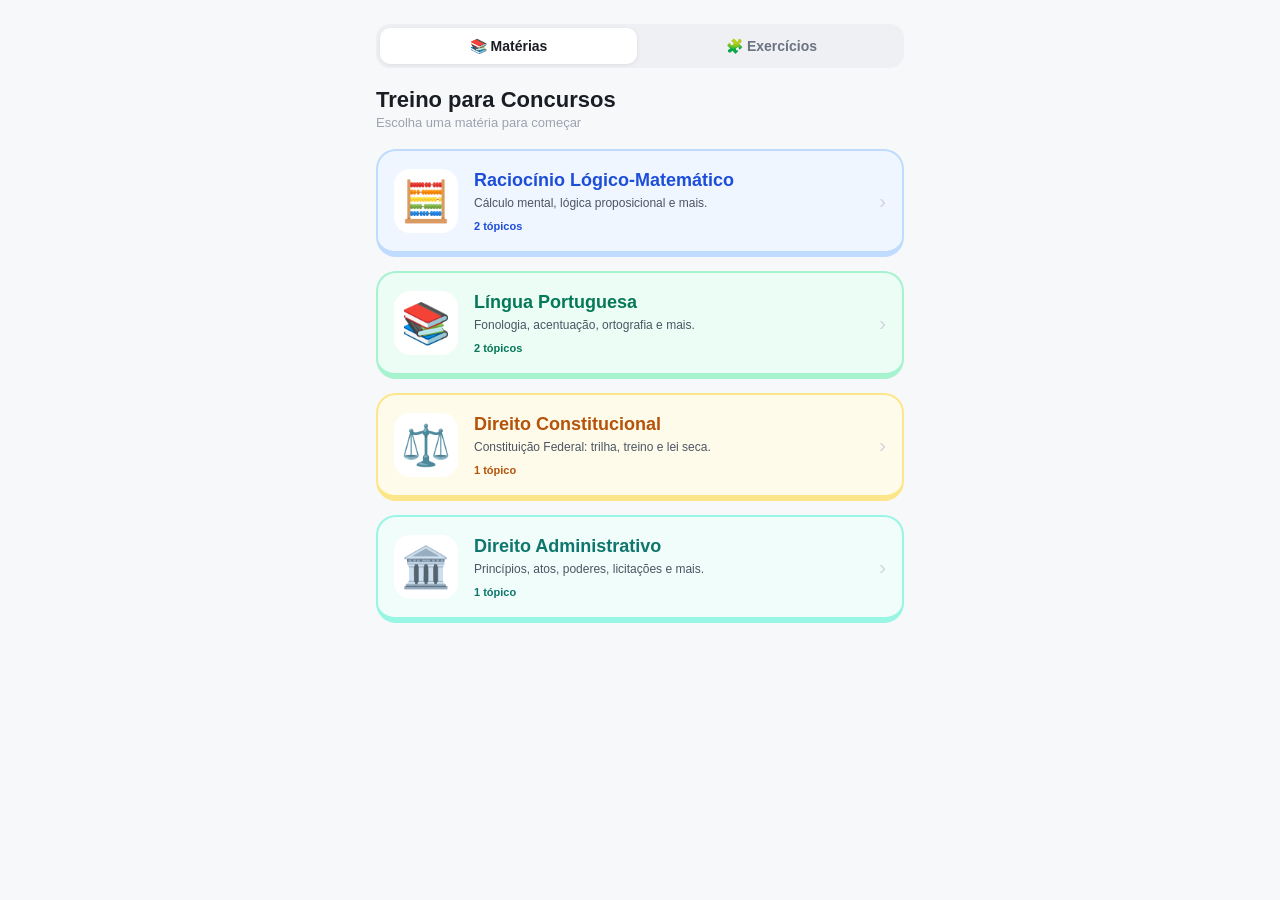
<file: index.html>
<!DOCTYPE html>
<html lang="pt-BR">
<head>
  <meta charset="UTF-8" />
  <meta name="viewport" content="width=device-width, initial-scale=1.0, maximum-scale=1.0, user-scalable=no" />
  <meta name="theme-color" content="#3B82F6" />
  <title>Treino para Concursos</title>

  <!-- PWA -->
  <link rel="manifest" href="manifest.json" />
  <link rel="apple-touch-icon" href="icons/icon-192.png" />
  <meta name="apple-mobile-web-app-capable" content="yes" />
  <meta name="apple-mobile-web-app-status-bar-style" content="default" />
  <meta name="apple-mobile-web-app-title" content="Treino" />

  <style>
    *, *::before, *::after { box-sizing: border-box; margin: 0; padding: 0; }
    html, body {
      font-family: -apple-system, BlinkMacSystemFont, "Segoe UI", Roboto, sans-serif;
      background: #F7F8FA; color: #1A1D23; min-height: 100vh;
      -webkit-tap-highlight-color: transparent; -webkit-font-smoothing: antialiased;
    }
    .container { max-width: 560px; margin: 0 auto; padding: 1.5rem 1rem 3rem; }
    .app-header { margin-bottom: 1.2rem; }
    .app-title  { font-size: 22px; font-weight: 700; }
    .app-sub    { font-size: 13px; color: #9CA3AF; margin-top: 2px; }

    .subjects { display: flex; flex-direction: column; gap: 14px; }
    .subject-card {
      display: flex; align-items: center; gap: 16px; padding: 18px 16px; width: 100%; text-align: left;
      border: 2px solid; border-bottom-width: 6px; border-radius: 20px; cursor: pointer;
      font-family: inherit; color: inherit; transition: transform .08s;
    }
    .subject-card:active { transform: translateY(3px); border-bottom-width: 3px; }
    .subject-card .big-icon { font-size: 40px; width: 64px; height: 64px; border-radius: 16px; background: #fff;
      display: flex; align-items: center; justify-content: center; flex: none; }
    .subject-card .s-body { flex: 1; }
    .subject-card .s-title { font-size: 18px; font-weight: 800; }
    .subject-card .s-desc { font-size: 12px; color: #4B5563; margin-top: 4px; line-height: 1.4; }
    .subject-card .s-meta { font-size: 11px; font-weight: 700; margin-top: 8px; }
    .back { font-size: 13px; color: #6B7280; background: none; border: none; padding: 0; margin-bottom: 10px;
      cursor: pointer; font-family: inherit; }
    .app-tabs { display: flex; gap: 6px; background: #EEF0F4; padding: 4px; border-radius: 14px; margin-bottom: 1.2rem; }
    .app-tab { flex: 1; padding: 10px 8px; border-radius: 10px; font-size: 14px; font-weight: 700; color: #6B7280;
      text-align: center; text-decoration: none; }
    .app-tab.active { background: #fff; color: #1A1D23; box-shadow: 0 1px 4px rgba(0,0,0,.08); }
    .view { display: none; }
    .view.active { display: block; }

    .games { display: flex; flex-direction: column; gap: 10px; }
    .game {
      display: flex; align-items: center; gap: 14px; padding: 14px;
      background: #fff; border: 2px solid #E8EAF0; border-bottom-width: 5px; border-radius: 16px;
      text-decoration: none; color: inherit; transition: transform .08s;
    }
    .game:active { transform: translateY(2px); }
    .game-icon {
      width: 52px; height: 52px; border-radius: 14px; flex: none;
      display: flex; align-items: center; justify-content: center; font-size: 26px;
    }
    .game-body { flex: 1; }
    .game-title { font-size: 16px; font-weight: 700; }
    .game-desc  { font-size: 12px; color: #6B7280; margin-top: 3px; line-height: 1.4; }
    .game-meta  { font-size: 11px; color: #9CA3AF; margin-top: 5px; }
    .game-meta:empty { display: none; }
    .tag {
      font-size: 10px; font-weight: 800; letter-spacing: .5px; padding: 2px 6px; border-radius: 5px;
      background: #DCFCE7; color: #15803D; vertical-align: middle; margin-left: 4px;
    }
    .game.soon { opacity: .55; pointer-events: none; border-bottom-width: 2px; padding: 10px 14px; }
    .game.soon .game-icon { width: 40px; height: 40px; font-size: 20px; }
    .game.soon .tag { background: #F3F4F6; color: #6B7280; }
    .arrow { font-size: 20px; color: #D1D5DB; }
  </style>
</head>
<body>
  <div class="container">
    <div class="app-tabs"><a class="app-tab active" href="./">📚 Matérias</a><a class="app-tab" href="exercicios.html">🧩 Exercícios</a></div>

    <div class="view" id="view-home">
      <div class="app-header">
        <div class="app-title">Treino para Concursos</div>
        <div class="app-sub">Escolha uma matéria para começar</div>
      </div>
      <div class="subjects" id="subjects"></div>
    </div>

    <div class="view" id="view-subject">
      <button class="back" onclick="location.hash = ''">← Matérias</button>
      <div class="app-header">
        <div class="app-title" id="subject-title"></div>
        <div class="app-sub" id="subject-sub"></div>
      </div>
      <div class="games" id="subject-games"></div>
    </div>
  </div>

  <script>
    /* ════════════════════════════════════════════
       MATÉRIAS E JOGOS
       Para adicionar um jogo, inclua-o na matéria certa.
       store = chave do localStorage com o progresso (jogos estilo trilha)
    ════════════════════════════════════════════ */
    const SUBJECTS = [
      {
        id: "rlm", name: "Raciocínio Lógico-Matemático", short: "RLM", icon: "🧮",
        bg: "#EFF6FF", border: "#BFDBFE", color: "#1D4ED8",
        desc: "Cálculo mental, lógica proposicional e mais.",
        games: [
          { title: "Matemática Mental", icon: "⚡", bg: "#EFF6FF", href: "matematica.html", store: "matematica-v1",
            desc: "Trilha de técnicas para calcular de cabeça (somar, subtrair, multiplicar, dividir, %, potências) e treino cronometrado." },
          { title: "Lógica Proposicional", icon: "🧠", bg: "#F5F3FF", href: "logica.html", store: "logica-v1",
            desc: "Proposições, conectivos, negações, equivalências, tabela-verdade e deduções." },
          { title: "Lógica de Argumentação", icon: "🗂️", bg: "#FDF2F8", soon: true },
          { title: "Matemática Financeira", icon: "💰", bg: "#ECFDF5", soon: true },
        ],
      },
      {
        id: "portugues", name: "Língua Portuguesa", short: "Português", icon: "📚",
        bg: "#ECFDF5", border: "#A7F3D0", color: "#047857",
        desc: "Fonologia, acentuação, ortografia e mais.",
        games: [
          { title: "Fonologia e Acentuação", icon: "✍️", bg: "#ECFDF5", href: "portugues.html", store: "portugues-fonologia-v1",
            desc: "Fonemas, encontros vocálicos, divisão silábica, sílaba tônica, oxítonas/paroxítonas/proparoxítonas e acentuação." },
          { title: "Ortografia e Emprego das Palavras", icon: "📝", bg: "#EFF6FF", href: "ortografia.html", store: "portugues-ortografia-v1", isNew: true,
            desc: "Porquês, há × a, onde × aonde, mal × mau, senão × se não, parônimos, grafia (S/SS/Ç, X/CH, S/Z, G/J) e hífen." },
          { title: "Crase", icon: "🔀", bg: "#FFFBEB", soon: true },
          { title: "Classes de palavras", icon: "🏷️", bg: "#FEF2F2", soon: true },
        ],
      },
      {
        id: "constitucional", name: "Direito Constitucional", short: "Constitucional", icon: "⚖️",
        bg: "#FFFBEB", border: "#FDE68A", color: "#B45309",
        desc: "Constituição Federal: trilha, treino e lei seca.",
        games: [
          { title: "Constituição Federal", icon: "📜", bg: "#FFFBEB", href: "constitucional.html", store: "constitucional-v1",
            desc: "Teoria, princípios fundamentais, direitos e garantias, nacionalidade, direitos políticos, organização do Estado e Administração Pública — com lei seca em flashcards e exercícios." },
          { title: "Organização dos Poderes", icon: "🏛️", bg: "#EEF2FF", soon: true },
          { title: "Controle de constitucionalidade", icon: "⚖️", bg: "#FEF2F2", soon: true },
        ],
      },
      {
        id: "administrativo", name: "Direito Administrativo", short: "Administrativo", icon: "🏛️",
        bg: "#F0FDFA", border: "#99F6E4", color: "#0F766E",
        desc: "Princípios, atos, poderes, licitações e mais.",
        games: [
          { title: "Administração Pública", icon: "📑", bg: "#F0FDFA", href: "administrativo.html", store: "administrativo-v1",
            desc: "Princípios, organização, poderes, atos, agentes públicos, licitações, responsabilidade do Estado, improbidade e processo administrativo — com lei seca em flashcards e exercícios." },
          { title: "Serviços públicos e concessões", icon: "🚌", bg: "#EEF2FF", soon: true },
          { title: "Controle da Administração", icon: "🔎", bg: "#FEF2F2", soon: true },
        ],
      },
    ];

    function loadStore(key) {
      try { return JSON.parse(localStorage.getItem(key)) || null; } catch (e) { return null; }
    }
    function progressText(key) {
      const p = loadStore(key);
      return p && p.xp ? `⚡ ${p.xp} XP · 🔥 ${p.streak.count} dia(s)` : "";
    }
    const plural = (n, s, p) => `${n} ${n === 1 ? s : p}`;

    function gameCard(g) {
      return g.soon ? `
        <div class="game soon">
          <div class="game-icon" style="background:${g.bg}">${g.icon}</div>
          <div class="game-body"><div class="game-title">${g.title} <span class="tag">EM BREVE</span></div></div>
        </div>` : `
        <a class="game" href="${g.href}">
          <div class="game-icon" style="background:${g.bg}">${g.icon}</div>
          <div class="game-body">
            <div class="game-title">${g.title}${g.isNew ? ' <span class="tag">NOVO</span>' : ""}</div>
            <div class="game-desc">${g.desc}</div>
            <div class="game-meta">${g.store ? progressText(g.store) : ""}</div>
          </div>
          <div class="arrow">›</div>
        </a>`;
    }

    function renderHome() {
      document.getElementById("subjects").innerHTML = SUBJECTS.map(s => {
        const live = s.games.filter(g => !g.soon);
        const xp = live.reduce((t, g) => t + ((g.store && loadStore(g.store)) || { xp: 0 }).xp, 0);
        return `
          <button class="subject-card" style="background:${s.bg};border-color:${s.border}" onclick="location.hash='${s.id}'">
            <span class="big-icon">${s.icon}</span>
            <span class="s-body">
              <span class="s-title" style="color:${s.color};display:block">${s.name}</span>
              <span class="s-desc" style="display:block">${s.desc}</span>
              <span class="s-meta" style="color:${s.color};display:block">${plural(live.length, "tópico", "tópicos")}${xp ? ` · ⚡ ${xp} XP` : ""}</span>
            </span>
            <span class="arrow">›</span>
          </button>`;
      }).join("");
    }

    function renderSubject(s) {
      const live = s.games.filter(g => !g.soon).length;
      document.getElementById("subject-title").textContent = `${s.icon} ${s.name}`;
      document.getElementById("subject-sub").textContent = plural(live, "tópico disponível", "tópicos disponíveis");
      document.getElementById("subject-games").innerHTML = s.games.map(gameCard).join("");
    }

    // navegação por #hash: o botão "voltar" do celular funciona
    function route() {
      const s = SUBJECTS.find(x => x.id === location.hash.slice(1));
      document.getElementById("view-home").classList.toggle("active", !s);
      document.getElementById("view-subject").classList.toggle("active", !!s);
      if (s) renderSubject(s); else renderHome();
      window.scrollTo(0, 0);
    }
    window.addEventListener("hashchange", route);
    route();

    if ("serviceWorker" in navigator) {
      window.addEventListener("load", () => {
        navigator.serviceWorker.register("sw.js").catch(() => {});
      });
    }
  </script>
</body>
</html>
</file>
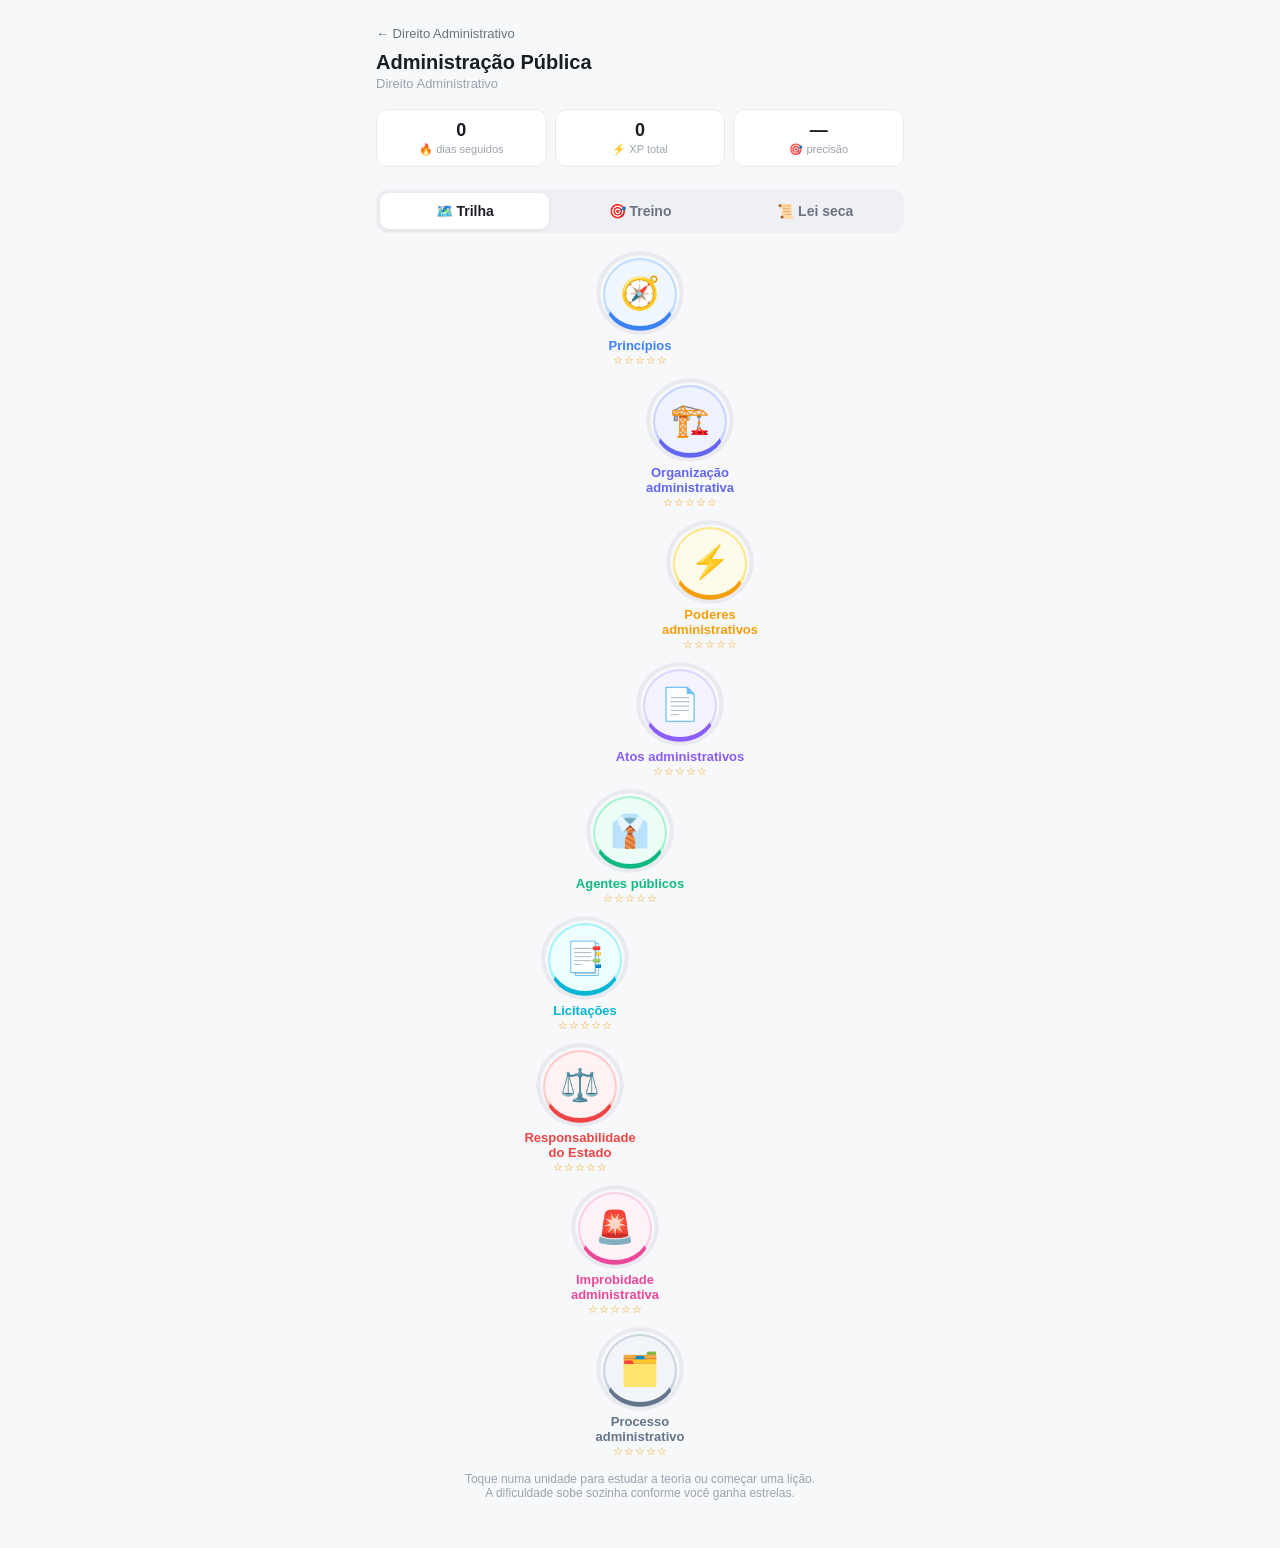
<file: administrativo.html>
<!DOCTYPE html>
<html lang="pt-BR">
<head>
  <meta charset="UTF-8" />
  <meta name="viewport" content="width=device-width, initial-scale=1.0, maximum-scale=1.0, user-scalable=no" />
  <meta name="theme-color" content="#0F766E" />
  <title>Administração Pública — Direito Administrativo</title>

  <!-- PWA -->
  <link rel="manifest" href="manifest.json" />
  <link rel="apple-touch-icon" href="icons/icon-192.png" />
  <meta name="apple-mobile-web-app-capable" content="yes" />
  <meta name="apple-mobile-web-app-status-bar-style" content="default" />
  <meta name="apple-mobile-web-app-title" content="Administrativo" />

  <link rel="stylesheet" href="duo.css" />
</head>
<body>
  <div id="app"></div>

  <script src="juridico-core.js"></script>
  <script src="administrativo-engine.js"></script>
  <script src="duo.js"></script>
  <script>
    DuoGame({
      storeKey: "administrativo-v1",
      title: "Administração Pública",
      subtitle: "Direito Administrativo",
      backHref: "./#administrativo", backLabel: "← Direito Administrativo",
      engine: AdministrativoEngine,
      diffDesc: { easy: "O essencial", medium: "Mais detalhes", hard: "Pegadinhas" },
    });
  </script>
</body>
</html>
</file>
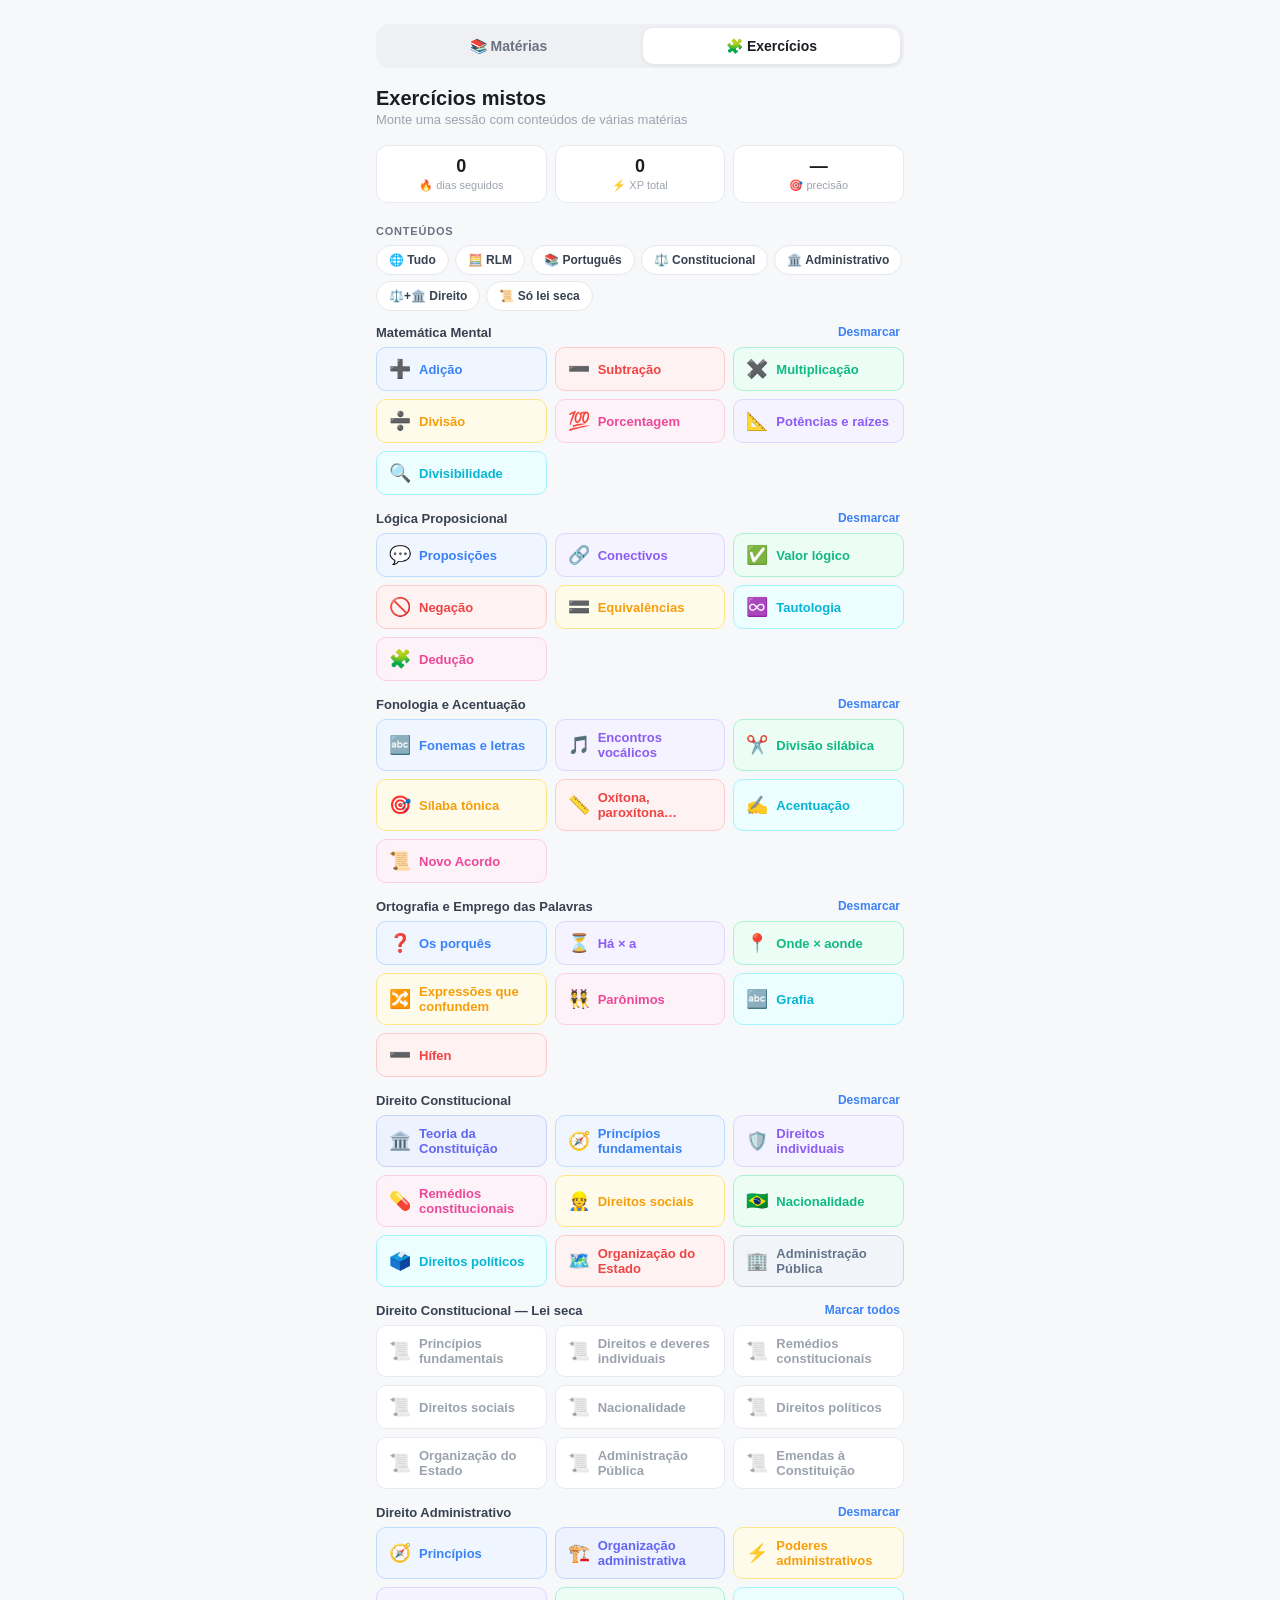
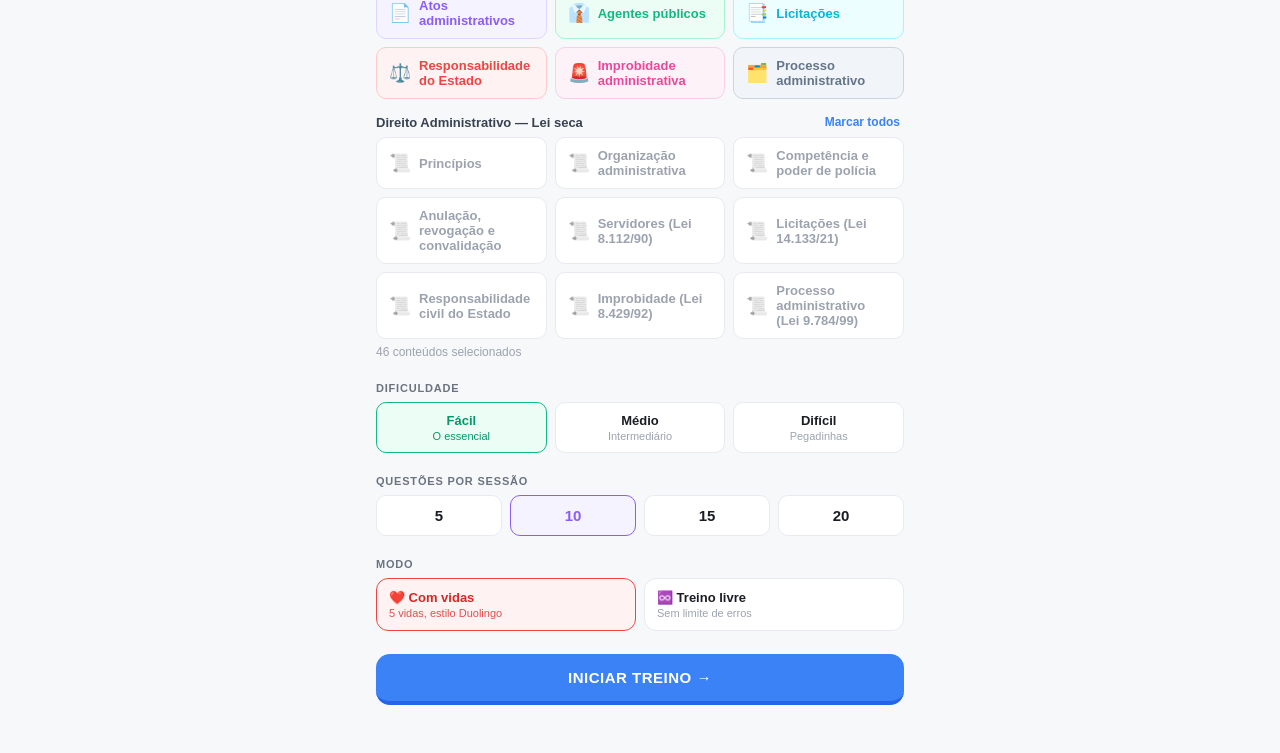
<file: exercicios.html>
<!DOCTYPE html>
<html lang="pt-BR">
<head>
  <meta charset="UTF-8" />
  <meta name="viewport" content="width=device-width, initial-scale=1.0, maximum-scale=1.0, user-scalable=no" />
  <meta name="theme-color" content="#3B82F6" />
  <title>Exercícios — Treino para Concursos</title>

  <!-- PWA -->
  <link rel="manifest" href="manifest.json" />
  <link rel="apple-touch-icon" href="icons/icon-192.png" />
  <meta name="apple-mobile-web-app-capable" content="yes" />
  <meta name="apple-mobile-web-app-status-bar-style" content="default" />
  <meta name="apple-mobile-web-app-title" content="Treino" />

  <link rel="stylesheet" href="duo.css" />
</head>
<body>
  <div id="app"></div>

  <!-- motores de todas as matérias -->
  <script src="matematica-engine.js"></script>
  <script src="logica-engine.js"></script>
  <script src="portugues-engine.js"></script>
  <script src="ortografia-engine.js"></script>
  <script src="juridico-core.js"></script>
  <script src="constitucional-engine.js"></script>
  <script src="administrativo-engine.js"></script>
  <script src="exercicios-engine.js"></script>
  <script src="duo.js"></script>
  <script>
    const bySubject = s => t => t.subject === s && !t.law;
    DuoGame({
      storeKey: "exercicios-v1",
      title: "Exercícios mistos",
      subtitle: "Monte uma sessão com conteúdos de várias matérias",
      topNav: `<div class="app-tabs"><a class="app-tab" href="./">📚 Matérias</a><a class="app-tab active" href="exercicios.html">🧩 Exercícios</a></div>`,
      trainOnly: true,
      engine: ExerciciosEngine,
      diffDesc: { easy: "O essencial", medium: "Intermediário", hard: "Pegadinhas" },
      defaultMix: t => !t.law,
      presets: [
        { label: "🌐 Tudo", test: t => !t.law },
        { label: "🧮 RLM", test: bySubject("rlm") },
        { label: "📚 Português", test: bySubject("pt") },
        { label: "⚖️ Constitucional", test: bySubject("con") },
        { label: "🏛️ Administrativo", test: bySubject("adm") },
        { label: "⚖️+🏛️ Direito", test: t => (t.subject === "con" || t.subject === "adm") && !t.law },
        { label: "📜 Só lei seca", test: t => !!t.law },
      ],
    });
  </script>
</body>
</html>
</file>
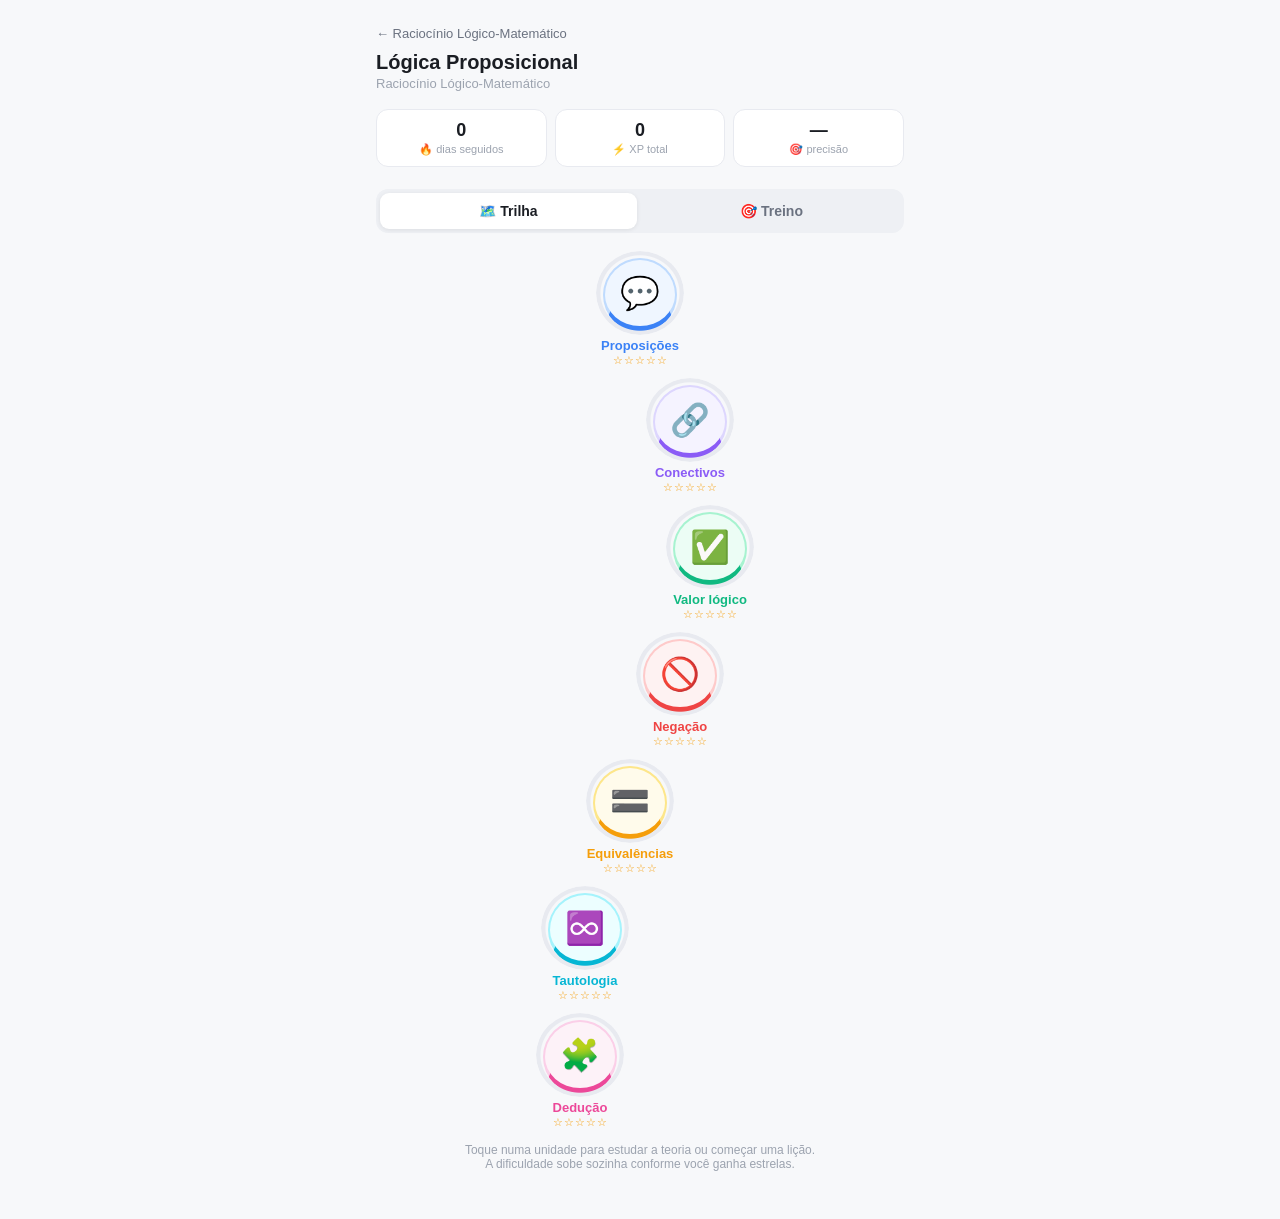
<file: logica.html>
<!DOCTYPE html>
<html lang="pt-BR">
<head>
  <meta charset="UTF-8" />
  <meta name="viewport" content="width=device-width, initial-scale=1.0, maximum-scale=1.0, user-scalable=no" />
  <meta name="theme-color" content="#8B5CF6" />
  <title>Lógica Proposicional — Treino para Concursos</title>

  <!-- PWA -->
  <link rel="manifest" href="manifest.json" />
  <link rel="apple-touch-icon" href="icons/icon-192.png" />
  <meta name="apple-mobile-web-app-capable" content="yes" />
  <meta name="apple-mobile-web-app-status-bar-style" content="default" />
  <meta name="apple-mobile-web-app-title" content="Lógica" />

  <link rel="stylesheet" href="duo.css" />
</head>
<body>
  <div id="app"></div>

  <script src="logica-engine.js"></script>
  <script src="duo.js"></script>
  <script>
    DuoGame({
      storeKey: "logica-v1",
      title: "Lógica Proposicional",
      subtitle: "Raciocínio Lógico-Matemático",
      backHref: "./#rlm", backLabel: "← Raciocínio Lógico-Matemático",
      engine: LogicEngine,
      diffDesc: { easy: "Frases diretas", medium: "Com negações", hard: "3 variáveis" },
    });
  </script>
</body>
</html>
</file>
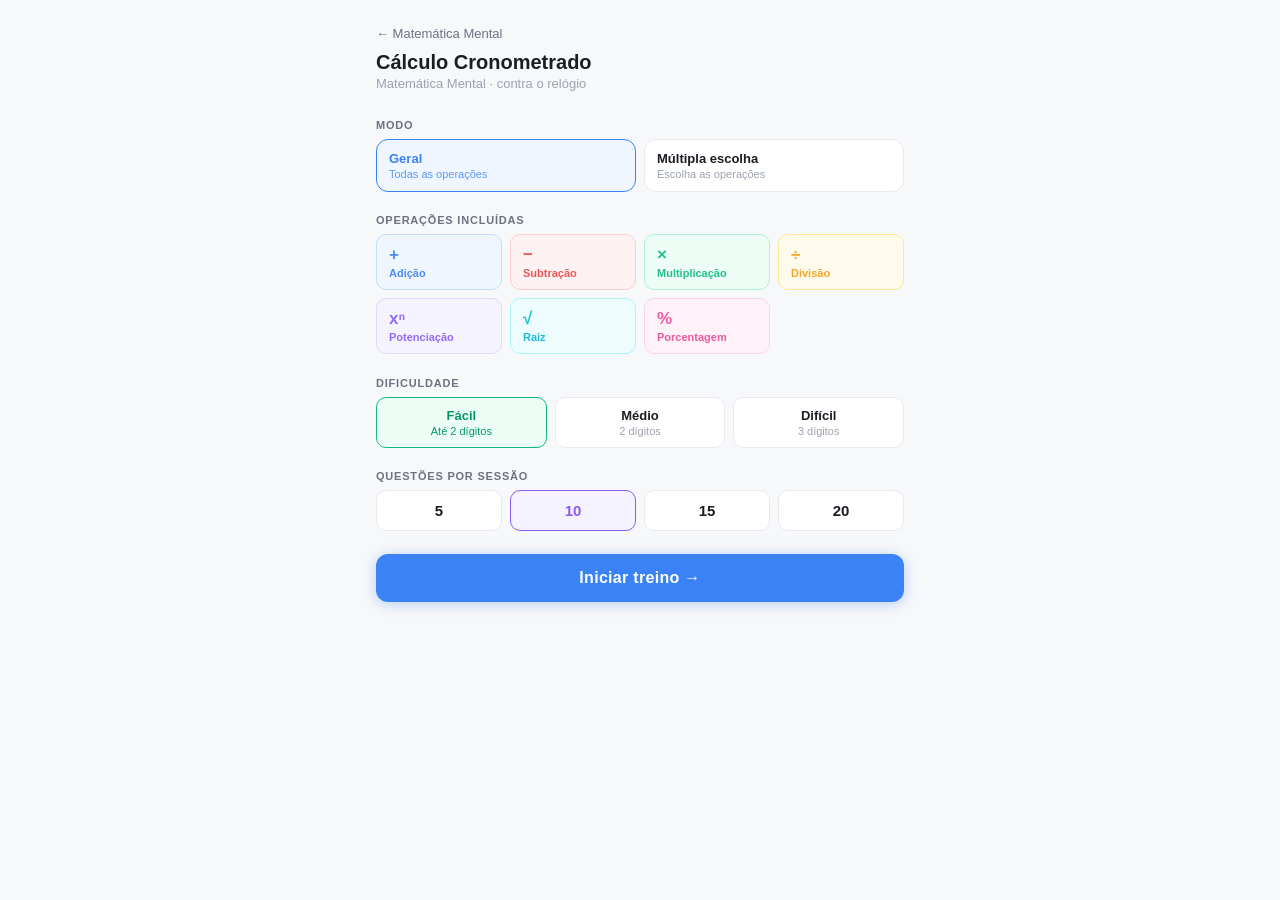
<file: matematica-rapida.html>
<!DOCTYPE html>
<html lang="pt-BR">
<head>
  <meta charset="UTF-8" />
  <meta name="viewport" content="width=device-width, initial-scale=1.0, maximum-scale=1.0, user-scalable=no" />
  <meta name="theme-color" content="#3B82F6" />
  <title>Cálculo Cronometrado — Matemática Mental</title>

  <!-- PWA -->
  <link rel="manifest" href="manifest.json" />
  <link rel="apple-touch-icon" href="icons/icon-192.png" />
  <meta name="apple-mobile-web-app-capable" content="yes" />
  <meta name="apple-mobile-web-app-status-bar-style" content="default" />
  <meta name="apple-mobile-web-app-title" content="Matemática" />

  <style>
    /* ── Reset & Base ─────────────────────────────── */
    *, *::before, *::after { box-sizing: border-box; margin: 0; padding: 0; }

    html, body {
      font-family: -apple-system, BlinkMacSystemFont, "Segoe UI", Roboto, sans-serif;
      background: #F7F8FA;
      color: #1A1D23;
      min-height: 100vh;
      -webkit-tap-highlight-color: transparent;
      -webkit-font-smoothing: antialiased;
    }

    /* ── Layout ────────────────────────────────────── */
    .screen { display: none; }
    .screen.active { display: block; }

    .container {
      max-width: 560px;
      margin: 0 auto;
      padding: 1.5rem 1rem 3rem;
    }

    /* ── Section Label ─────────────────────────────── */
    .sec-label {
      font-size: 11px;
      font-weight: 700;
      color: #6B7280;
      text-transform: uppercase;
      letter-spacing: 0.8px;
      margin-bottom: 8px;
    }

    .section { margin-bottom: 1.4rem; }

    /* ── Cards / Buttons ───────────────────────────── */
    .card {
      background: #fff;
      border: 1px solid #E8EAF0;
      border-radius: 12px;
      padding: 1rem;
    }

    button {
      font-family: inherit;
      cursor: pointer;
      border: none;
      background: none;
      -webkit-tap-highlight-color: transparent;
    }

    /* ── Mode Buttons ──────────────────────────────── */
    .mode-row { display: flex; gap: 8px; }
    .mode-btn {
      flex: 1;
      padding: 11px 12px;
      border-radius: 12px;
      border: 1px solid #E8EAF0;
      background: #fff;
      color: #1A1D23;
      text-align: left;
      transition: border-color .15s, background .15s;
    }
    .mode-btn .btn-title { font-size: 13px; font-weight: 600; }
    .mode-btn .btn-desc  { font-size: 11px; margin-top: 2px; color: #9CA3AF; }
    .mode-btn.active {
      border: 1.5px solid #3B82F6;
      background: #EFF6FF;
      color: #3B82F6;
    }
    .mode-btn.active .btn-desc { color: #3B82F6; opacity: .8; }

    /* ── Ops Grid ──────────────────────────────────── */
    .ops-grid {
      display: grid;
      grid-template-columns: repeat(auto-fill, minmax(110px, 1fr));
      gap: 8px;
    }
    .op-btn {
      padding: 10px 12px;
      border-radius: 10px;
      border: 1px solid #E8EAF0;
      background: #fff;
      color: #9CA3AF;
      text-align: left;
      transition: all .15s;
    }
    .op-btn .op-symbol { font-size: 17px; font-weight: 700; margin-bottom: 2px; }
    .op-btn .op-label  { font-size: 11px; }
    .op-btn.active { font-weight: 600; }
    .ops-hint { font-size: 12px; color: #9CA3AF; margin-top: 6px; }

    /* ── Diff / NumQ Buttons ───────────────────────── */
    .row-3 { display: flex; gap: 8px; }
    .diff-btn {
      flex: 1;
      padding: 10px 8px;
      border-radius: 10px;
      border: 1px solid #E8EAF0;
      background: #fff;
      text-align: center;
      transition: all .15s;
    }
    .diff-btn .btn-title { font-size: 13px; font-weight: 600; color: #1A1D23; }
    .diff-btn .btn-desc  { font-size: 11px; color: #9CA3AF; margin-top: 2px; }
    .diff-btn.active {
      border: 1.5px solid #10B981;
      background: #ECFDF5;
    }
    .diff-btn.active .btn-title { color: #059669; }
    .diff-btn.active .btn-desc  { color: #059669; }

    .numq-row { display: flex; gap: 8px; }
    .numq-btn {
      flex: 1;
      padding: 11px 0;
      border-radius: 10px;
      border: 1px solid #E8EAF0;
      background: #fff;
      font-size: 15px;
      font-weight: 600;
      color: #1A1D23;
      transition: all .15s;
    }
    .numq-btn.active {
      border: 1.5px solid #8B5CF6;
      background: #F5F3FF;
      color: #8B5CF6;
    }

    /* ── Record badge ──────────────────────────────── */
    .record-badge {
      display: inline-flex;
      align-items: center;
      gap: 6px;
      font-size: 13px;
      color: #F59E0B;
      background: #FFFBEB;
      border: 1px solid #FDE68A;
      border-radius: 8px;
      padding: 7px 12px;
      margin-bottom: 16px;
    }

    /* ── Start Button ──────────────────────────────── */
    .btn-start {
      width: 100%;
      padding: 15px;
      border-radius: 12px;
      font-size: 16px;
      font-weight: 700;
      background: #3B82F6;
      color: #fff;
      box-shadow: 0 2px 14px rgba(59,130,246,.35);
      transition: opacity .15s;
      letter-spacing: .3px;
    }
    .btn-start:active { opacity: .85; }

    /* ── QUIZ screen ───────────────────────────────── */
    .quiz-topbar {
      display: flex;
      justify-content: space-between;
      align-items: center;
      margin-bottom: 1rem;
    }
    .quiz-counter { font-size: 13px; color: #9CA3AF; }
    .quiz-counter strong { color: #1A1D23; }
    .quiz-timer { display: flex; align-items: center; gap: 4px; }
    .quiz-timer-val { font-size: 20px; font-weight: 600; font-variant-numeric: tabular-nums; }
    .quiz-timer-lbl { font-size: 11px; color: #9CA3AF; }

    .progress-bg { height: 5px; background: #E8EAF0; border-radius: 3px; margin-bottom: 1.25rem; }
    .progress-fill { height: 5px; background: #3B82F6; border-radius: 3px; transition: width .35s; }

    .op-badge {
      display: inline-block;
      font-size: 12px;
      font-weight: 600;
      padding: 4px 10px;
      border-radius: 6px;
      border: 1px solid;
      margin-bottom: 1rem;
    }

    .question-card {
      background: #fff;
      border: 1px solid #E8EAF0;
      border-radius: 16px;
      padding: 2rem 1.5rem;
      margin-bottom: 1rem;
      text-align: center;
      box-shadow: 0 1px 6px rgba(0,0,0,.05);
    }
    .question-hint { font-size: 12px; color: #9CA3AF; margin-bottom: 14px; }
    .question-text {
      font-size: 46px;
      font-weight: 600;
      color: #1A1D23;
      letter-spacing: -1px;
      line-height: 1.1;
    }
    .question-text sup { font-size: 22px; vertical-align: super; }
    .question-elapsed { font-size: 11px; color: #9CA3AF; margin-top: 14px; }

    .answer-row { display: flex; gap: 10px; margin-bottom: 1rem; }
    .answer-input {
      flex: 1;
      font-size: 20px;
      padding: 13px 16px;
      border-radius: 10px;
      border: 1px solid #E8EAF0;
      background: #fff;
      color: #1A1D23;
      text-align: center;
      outline: none;
      transition: border-color .2s, background .2s;
      -webkit-appearance: none;
      -moz-appearance: textfield;
      font-family: inherit;
    }
    .answer-input::-webkit-inner-spin-button,
    .answer-input::-webkit-outer-spin-button { -webkit-appearance: none; }
    .answer-input.correct { border: 2px solid #10B981; background: #ECFDF5; }
    .answer-input.wrong   { border: 2px solid #EF4444; background: #FEF2F2; }

    .btn-ok {
      padding: 13px 24px;
      border-radius: 10px;
      font-size: 16px;
      font-weight: 700;
      background: #3B82F6;
      color: #fff;
      box-shadow: 0 2px 8px rgba(59,130,246,.3);
      transition: opacity .15s;
    }
    .btn-ok:active { opacity: .85; }

    .feedback-box {
      padding: 11px 14px;
      border-radius: 10px;
      font-size: 14px;
      font-weight: 600;
      border: 1px solid;
      display: none;
    }
    .feedback-box.correct { background: #ECFDF5; color: #059669; border-color: #A7F3D0; }
    .feedback-box.wrong   { background: #FEF2F2; color: #DC2626; border-color: #FECACA; }
    .feedback-box.show { display: block; }

    /* ── RESULTS screen ────────────────────────────── */
    .score-hero { text-align: center; margin-bottom: 1.4rem; }
    .score-pct  { font-size: 58px; font-weight: 700; line-height: 1.1; }
    .score-sub  { font-size: 14px; color: #6B7280; margin-top: 4px; }
    .score-record {
      display: inline-block;
      margin-top: 10px;
      padding: 6px 14px;
      background: #FFFBEB;
      border: 1px solid #FDE68A;
      border-radius: 8px;
      font-size: 13px;
      color: #F59E0B;
      font-weight: 600;
    }

    .metrics-grid {
      display: grid;
      grid-template-columns: 1fr 1fr 1fr;
      gap: 8px;
      margin-bottom: 1.25rem;
    }
    .metric-card {
      background: #fff;
      border: 1px solid #E8EAF0;
      border-radius: 10px;
      padding: 12px 8px;
      text-align: center;
    }
    .metric-val { font-size: 20px; font-weight: 700; color: #1A1D23; }
    .metric-lbl { font-size: 11px; color: #9CA3AF; margin-top: 3px; }

    .breakdown-card {
      background: #fff;
      border: 1px solid #E8EAF0;
      border-radius: 12px;
      padding: 1rem;
      margin-bottom: 1.1rem;
    }
    .breakdown-title { font-size: 11px; font-weight: 700; color: #9CA3AF; text-transform: uppercase; letter-spacing: .8px; margin-bottom: 10px; }
    .breakdown-row { display: flex; align-items: center; gap: 10px; margin-bottom: 8px; }
    .breakdown-row:last-child { margin-bottom: 0; }
    .breakdown-sym {
      font-size: 11px;
      font-weight: 700;
      padding: 2px 7px;
      border-radius: 5px;
      min-width: 28px;
      text-align: center;
      border: 1px solid;
    }
    .bar-bg { flex: 1; height: 6px; background: #F0F2F7; border-radius: 3px; }
    .bar-fill { height: 6px; border-radius: 3px; transition: width .5s; }
    .breakdown-cnt { font-size: 12px; color: #6B7280; min-width: 40px; text-align: right; }

    .history-card {
      background: #fff;
      border: 1px solid #E8EAF0;
      border-radius: 12px;
      overflow: hidden;
      margin-bottom: 1.4rem;
    }
    .history-row {
      display: flex;
      align-items: center;
      gap: 10px;
      padding: 10px 14px;
      border-bottom: 1px solid #F0F2F7;
    }
    .history-row:last-child { border-bottom: none; }
    .history-sym {
      font-size: 11px;
      font-weight: 700;
      padding: 2px 6px;
      border-radius: 4px;
      min-width: 24px;
      text-align: center;
    }
    .history-q   { flex: 1; font-size: 13px; color: #6B7280; }
    .history-t   { font-size: 11px; color: #9CA3AF; }
    .history-res { font-size: 13px; font-weight: 600; min-width: 54px; text-align: right; }
    .history-res.ok  { color: #059669; }
    .history-res.bad { color: #EF4444; }

    .action-row { display: flex; gap: 10px; }
    .btn-config {
      flex: 1; padding: 13px; border-radius: 10px; font-size: 14px; font-weight: 600;
      border: 1px solid #E8EAF0; background: #fff; color: #1A1D23;
      transition: background .15s;
    }
    .btn-config:active { background: #F7F8FA; }
    .btn-retry {
      flex: 1; padding: 13px; border-radius: 10px; font-size: 14px; font-weight: 600;
      border: none; background: #3B82F6; color: #fff;
      box-shadow: 0 2px 10px rgba(59,130,246,.3);
      transition: opacity .15s;
    }
    .btn-retry:active { opacity: .85; }

    /* ── Header (setup) ────────────────────────────── */
    .app-header { margin-bottom: 1.75rem; }
    .app-title  { font-size: 20px; font-weight: 700; }
    .app-sub    { font-size: 13px; color: #9CA3AF; margin-top: 2px; }
  </style>
</head>
<body>

<!-- ════════════════════════════════════════════
     TELA 1 — SETUP
════════════════════════════════════════════ -->
<div id="screen-setup" class="screen active">
  <div class="container">

    <a href="matematica.html" style="font-size:13px;color:#6B7280;text-decoration:none;display:inline-block;margin-bottom:10px">← Matemática Mental</a>
    <div class="app-header">
      <div class="app-title">Cálculo Cronometrado</div>
      <div class="app-sub">Matemática Mental · contra o relógio</div>
    </div>

    <!-- Modo -->
    <div class="section">
      <div class="sec-label">Modo</div>
      <div class="mode-row">
        <button class="mode-btn active" id="btn-mode-general" onclick="setMode('general')">
          <div class="btn-title">Geral</div>
          <div class="btn-desc">Todas as operações</div>
        </button>
        <button class="mode-btn" id="btn-mode-custom" onclick="setMode('custom')">
          <div class="btn-title">Múltipla escolha</div>
          <div class="btn-desc">Escolha as operações</div>
        </button>
      </div>
    </div>

    <!-- Operações -->
    <div class="section">
      <div class="sec-label" id="ops-label">Operações incluídas</div>
      <div class="ops-grid" id="ops-grid"></div>
      <div class="ops-hint" id="ops-hint" style="display:none"></div>
    </div>

    <!-- Dificuldade -->
    <div class="section">
      <div class="sec-label">Dificuldade</div>
      <div class="row-3" id="diff-row"></div>
    </div>

    <!-- Nº questões -->
    <div class="section">
      <div class="sec-label">Questões por sessão</div>
      <div class="numq-row" id="numq-row"></div>
    </div>

    <!-- Recorde -->
    <div id="record-badge" class="record-badge" style="display:none">
      🏆 Recorde (100%): <strong id="record-val"></strong>
    </div>

    <button class="btn-start" onclick="startQuiz()">Iniciar treino →</button>
  </div>
</div>

<!-- ════════════════════════════════════════════
     TELA 2 — QUIZ
════════════════════════════════════════════ -->
<div id="screen-quiz" class="screen">
  <div class="container">

    <div class="quiz-topbar">
      <div class="quiz-counter"><strong id="q-num">1</strong> / <span id="q-total">10</span></div>
      <div class="quiz-timer">
        <span class="quiz-timer-val" id="timer-total">0:00</span>
        <span class="quiz-timer-lbl">total</span>
      </div>
    </div>

    <div class="progress-bg">
      <div class="progress-fill" id="progress-fill" style="width:0%"></div>
    </div>

    <div style="margin-bottom:1rem">
      <span class="op-badge" id="op-badge"></span>
    </div>

    <div class="question-card">
      <div class="question-hint">Quanto é:</div>
      <div class="question-text" id="question-text"></div>
      <div class="question-elapsed" id="q-elapsed">0.0s nessa questão</div>
    </div>

    <div class="answer-row">
      <input
        type="number"
        class="answer-input"
        id="answer-input"
        placeholder="sua resposta"
        inputmode="decimal"
        autocomplete="off"
      />
      <button class="btn-ok" id="btn-ok" onclick="confirmAnswer()">OK</button>
    </div>

    <div class="feedback-box" id="feedback-box"></div>

  </div>
</div>

<!-- ════════════════════════════════════════════
     TELA 3 — RESULTS
════════════════════════════════════════════ -->
<div id="screen-results" class="screen">
  <div class="container">

    <div class="score-hero">
      <div class="score-pct" id="res-pct"></div>
      <div class="score-sub" id="res-sub"></div>
      <div id="res-record" class="score-record" style="display:none"></div>
    </div>

    <div class="metrics-grid" id="metrics-grid"></div>

    <div class="breakdown-card">
      <div class="breakdown-title">Por operação</div>
      <div id="breakdown-list"></div>
    </div>

    <div class="history-card" id="history-list"></div>

    <div class="action-row">
      <button class="btn-config" onclick="goSetup()">⚙ Configurar</button>
      <button class="btn-retry" onclick="startQuiz()">↺ Tentar novamente</button>
    </div>

  </div>
</div>

<script>
  /* ════════════════════════════════════════════
     DADOS
  ════════════════════════════════════════════ */
  const OPS = [
    { id:"add",  label:"Adição",        symbol:"+",   color:"#3B82F6", bg:"#EFF6FF", border:"#BFDBFE" },
    { id:"sub",  label:"Subtração",     symbol:"−",   color:"#EF4444", bg:"#FEF2F2", border:"#FECACA" },
    { id:"mul",  label:"Multiplicação", symbol:"×",   color:"#10B981", bg:"#ECFDF5", border:"#A7F3D0" },
    { id:"div",  label:"Divisão",       symbol:"÷",   color:"#F59E0B", bg:"#FFFBEB", border:"#FDE68A" },
    { id:"pow",  label:"Potenciação",   symbol:"xⁿ",  color:"#8B5CF6", bg:"#F5F3FF", border:"#DDD6FE" },
    { id:"sqrt", label:"Raiz",          symbol:"√",   color:"#06B6D4", bg:"#ECFEFF", border:"#A5F3FC" },
    { id:"pct",  label:"Porcentagem",   symbol:"%",   color:"#EC4899", bg:"#FDF2F8", border:"#FBCFE8" },
  ];
  const DIFFS = [
    { id:"easy",   label:"Fácil",   desc:"Até 2 dígitos" },
    { id:"medium", label:"Médio",   desc:"2 dígitos" },
    { id:"hard",   label:"Difícil", desc:"3 dígitos" },
  ];
  const NUMQS = [5, 10, 15, 20];

  /* ════════════════════════════════════════════
     ESTADO
  ════════════════════════════════════════════ */
  const state = {
    mode: "general",
    selectedOps: OPS.map(o => o.id),
    diff: "easy",
    numQ: 10,
    questions: [],
    current: 0,
    answers: [],
    confirming: false,
    bestTime: null,
    totalStart: 0,
    qStart: 0,
    timerTotal: null,
    timerQ: null,
  };

  /* ════════════════════════════════════════════
     UTILITÁRIOS
  ════════════════════════════════════════════ */
  function rand(min, max) { return Math.floor(Math.random() * (max - min + 1)) + min; }

  function fmtTime(ms) {
    const s = Math.floor(ms / 1000);
    return `${Math.floor(s / 60)}:${String(s % 60).padStart(2, "0")}`;
  }

  function opMeta(id) { return OPS.find(o => o.id === id); }

  function showScreen(id) {
    document.querySelectorAll(".screen").forEach(s => s.classList.remove("active"));
    document.getElementById("screen-" + id).classList.add("active");
    window.scrollTo(0, 0);
  }

  function stopTimers() {
    clearInterval(state.timerTotal);
    clearInterval(state.timerQ);
  }

  /* ════════════════════════════════════════════
     GERAÇÃO DE QUESTÕES
  ════════════════════════════════════════════ */
  function genQuestion(op, diff) {
    const lo = diff==="easy"?2 : diff==="medium"?10 : 50;
    const hi = diff==="easy"?20: diff==="medium"?99 : 999;
    let txt, answer, html;

    if (op === "add") {
      const a = rand(lo,hi), b = rand(lo,hi);
      txt = `${a} + ${b}`; answer = a + b; html = txt;
    } else if (op === "sub") {
      let a = rand(lo,hi), b = rand(lo,hi);
      if (b > a) [a,b] = [b,a];
      txt = `${a} − ${b}`; answer = a - b; html = txt;
    } else if (op === "mul") {
      const r = diff==="easy"?[2,12]:diff==="medium"?[2,25]:[10,99];
      const a = rand(r[0],r[1]), b = rand(r[0],r[1]);
      txt = `${a} × ${b}`; answer = a * b; html = txt;
    } else if (op === "div") {
      const r = diff==="easy"?[2,10]:diff==="medium"?[2,20]:[2,30];
      const b = rand(r[0],r[1]), a = b * rand(r[0],r[1]);
      txt = `${a} ÷ ${b}`; answer = a / b; html = txt;
    } else if (op === "pow") {
      const bases = diff==="easy"?[2,3,4,5]:diff==="medium"?[2,3,4,5,6,7]:[2,3,5,7,8,9,10,11,12];
      const exps  = diff==="easy"?[2,3]    :diff==="medium"?[2,3,4]      :[2,3,4,5];
      const base = bases[rand(0,bases.length-1)], exp = exps[rand(0,exps.length-1)];
      txt = `${base}^${exp}`; answer = Math.pow(base, exp);
      html = `${base}<sup style="font-size:.5em;vertical-align:super">${exp}</sup>`;
    } else if (op === "sqrt") {
      const roots = diff==="easy"?[4,9,16,25,36,49,64,81,100]:diff==="medium"?[16,25,36,49,64,81,100,121,144,169,196,225]:[100,121,144,169,196,225,256,289,324,400,484,529,625];
      const num = roots[rand(0,roots.length-1)];
      txt = `√${num}`; answer = Math.sqrt(num); html = txt;
    } else if (op === "pct") {
      const pcts = diff==="easy"?[10,20,25,50]:diff==="medium"?[5,10,15,20,25,30,50,75]:[5,10,12.5,15,17.5,20,25,33,66,75];
      const base = rand(2, diff==="easy"?10:diff==="medium"?50:200) * (diff==="easy"?10:1);
      const pct  = pcts[rand(0,pcts.length-1)];
      txt = `${pct}% de ${base}`; answer = +(pct * base / 100).toFixed(4); html = txt;
    }
    return { txt, html, answer, op };
  }

  function generateQuestions() {
    const ops = state.mode==="general" ? OPS.map(o=>o.id) : state.selectedOps;
    return Array.from({ length: state.numQ }, () => {
      const op = ops[rand(0, ops.length-1)];
      return genQuestion(op, state.diff);
    });
  }

  /* ════════════════════════════════════════════
     SETUP SCREEN — build UI
  ════════════════════════════════════════════ */
  function buildSetupUI() {
    // Ops grid
    const grid = document.getElementById("ops-grid");
    grid.innerHTML = "";
    OPS.forEach(op => {
      const btn = document.createElement("button");
      btn.className = "op-btn" + (state.selectedOps.includes(op.id) ? " active" : "");
      btn.id = "op-btn-" + op.id;
      btn.innerHTML = `<div class="op-symbol">${op.symbol}</div><div class="op-label">${op.label}</div>`;
      btn.style.color = state.selectedOps.includes(op.id) ? op.color : "#9CA3AF";
      btn.style.background = state.selectedOps.includes(op.id) ? op.bg : "#fff";
      btn.style.borderColor = state.selectedOps.includes(op.id) ? op.border : "#E8EAF0";
      btn.onclick = () => toggleOp(op.id);
      grid.appendChild(btn);
    });

    // Diff
    const diffRow = document.getElementById("diff-row");
    diffRow.innerHTML = "";
    DIFFS.forEach(d => {
      const btn = document.createElement("button");
      btn.className = "diff-btn" + (state.diff===d.id ? " active" : "");
      btn.id = "diff-btn-" + d.id;
      btn.innerHTML = `<div class="btn-title">${d.label}</div><div class="btn-desc">${d.desc}</div>`;
      btn.onclick = () => setDiff(d.id);
      diffRow.appendChild(btn);
    });

    // NumQ
    const numRow = document.getElementById("numq-row");
    numRow.innerHTML = "";
    NUMQS.forEach(n => {
      const btn = document.createElement("button");
      btn.className = "numq-btn" + (state.numQ===n ? " active" : "");
      btn.id = "numq-btn-" + n;
      btn.textContent = n;
      btn.onclick = () => setNumQ(n);
      numRow.appendChild(btn);
    });

    updateModeUI();
    updateRecord();
  }

  function updateModeUI() {
    document.getElementById("btn-mode-general").className = "mode-btn" + (state.mode==="general" ? " active" : "");
    document.getElementById("btn-mode-custom").className  = "mode-btn" + (state.mode==="custom"  ? " active" : "");

    const label = document.getElementById("ops-label");
    const hint  = document.getElementById("ops-hint");
    if (state.mode === "general") {
      label.textContent = "Operações incluídas";
      hint.style.display = "none";
      OPS.forEach(op => {
        const btn = document.getElementById("op-btn-" + op.id);
        if (!btn) return;
        btn.classList.add("active");
        btn.style.color = op.color;
        btn.style.background = op.bg;
        btn.style.borderColor = op.border;
        btn.style.opacity = "0.9";
        btn.style.cursor = "default";
      });
    } else {
      label.textContent = "Selecione as operações";
      hint.style.display = "block";
      hint.textContent = `${state.selectedOps.length} selecionada${state.selectedOps.length!==1?"s":""}`;
      OPS.forEach(op => {
        const btn = document.getElementById("op-btn-" + op.id);
        if (!btn) return;
        const active = state.selectedOps.includes(op.id);
        btn.classList.toggle("active", active);
        btn.style.color = active ? op.color : "#9CA3AF";
        btn.style.background = active ? op.bg : "#fff";
        btn.style.borderColor = active ? op.border : "#E8EAF0";
        btn.style.opacity = "1";
        btn.style.cursor = "pointer";
      });
    }
  }

  function updateRecord() {
    const badge = document.getElementById("record-badge");
    if (state.bestTime) {
      badge.style.display = "inline-flex";
      document.getElementById("record-val").textContent = fmtTime(state.bestTime);
    } else {
      badge.style.display = "none";
    }
  }

  /* ════════════════════════════════════════════
     SETUP ACTIONS
  ════════════════════════════════════════════ */
  function setMode(m) {
    state.mode = m;
    if (m === "general") state.selectedOps = OPS.map(o => o.id);
    updateModeUI();
  }

  function toggleOp(id) {
    if (state.mode !== "custom") return;
    const idx = state.selectedOps.indexOf(id);
    if (idx >= 0) {
      if (state.selectedOps.length === 1) return; // manter pelo menos 1
      state.selectedOps.splice(idx, 1);
    } else {
      state.selectedOps.push(id);
    }
    updateModeUI();
  }

  function setDiff(d) {
    state.diff = d;
    document.querySelectorAll(".diff-btn").forEach(b => b.classList.remove("active"));
    document.getElementById("diff-btn-" + d).classList.add("active");
  }

  function setNumQ(n) {
    state.numQ = n;
    document.querySelectorAll(".numq-btn").forEach(b => b.classList.remove("active"));
    document.getElementById("numq-btn-" + n).classList.add("active");
  }

  function goSetup() {
    updateRecord();
    showScreen("setup");
  }

  /* ════════════════════════════════════════════
     QUIZ
  ════════════════════════════════════════════ */
  function startQuiz() {
    state.questions = generateQuestions();
    state.current   = 0;
    state.answers   = [];
    state.confirming = false;

    state.totalStart = Date.now();
    state.qStart     = Date.now();

    showScreen("quiz");
    document.getElementById("q-total").textContent = state.numQ;
    renderQuestion();
    startTimers();
  }

  function startTimers() {
    stopTimers();
    state.timerTotal = setInterval(() => {
      document.getElementById("timer-total").textContent = fmtTime(Date.now() - state.totalStart);
    }, 500);
    state.timerQ = setInterval(() => {
      const s = ((Date.now() - state.qStart) / 1000).toFixed(1);
      document.getElementById("q-elapsed").textContent = `${s}s nessa questão`;
    }, 100);
  }

  function renderQuestion() {
    const q = state.questions[state.current];
    const meta = opMeta(q.op);

    document.getElementById("q-num").textContent = state.current + 1;
    document.getElementById("progress-fill").style.width = `${(state.current / state.numQ) * 100}%`;

    const badge = document.getElementById("op-badge");
    badge.textContent = `${meta.symbol} ${meta.label}`;
    badge.style.color       = meta.color;
    badge.style.background  = meta.bg;
    badge.style.borderColor = meta.border;

    document.getElementById("question-text").innerHTML = q.html;

    const input = document.getElementById("answer-input");
    input.value = "";
    input.className = "answer-input";
    input.disabled = false;

    const fb = document.getElementById("feedback-box");
    fb.className = "feedback-box";
    fb.textContent = "";

    state.qStart = Date.now();
    state.confirming = false;

    setTimeout(() => input.focus(), 80);
  }

  function confirmAnswer() {
    if (state.confirming) return;
    const input = document.getElementById("answer-input");
    const val = parseFloat(input.value.replace(",", "."));
    if (isNaN(val)) { input.focus(); return; }

    state.confirming = true;
    input.disabled = true;

    const elapsed = (Date.now() - state.qStart) / 1000;
    const q = state.questions[state.current];
    const correct = Math.abs(val - q.answer) < 0.01;

    const fmt = n => Number.isInteger(n) ? n : n.toFixed(2);

    // feedback visual
    input.classList.add(correct ? "correct" : "wrong");
    const fb = document.getElementById("feedback-box");
    fb.className = "feedback-box show " + (correct ? "correct" : "wrong");
    fb.textContent = correct ? "✓ Correto!" : `✗ A resposta é ${fmt(q.answer)}`;

    state.answers.push({ correct, given: val, expected: q.answer, time: elapsed, txt: q.txt, op: q.op });

    setTimeout(() => {
      state.current++;
      if (state.current < state.numQ) {
        renderQuestion();
      } else {
        endQuiz();
      }
    }, 1100);
  }

  document.getElementById("answer-input").addEventListener("keydown", e => {
    if (e.key === "Enter") confirmAnswer();
  });

  /* ════════════════════════════════════════════
     RESULTS
  ════════════════════════════════════════════ */
  function endQuiz() {
    stopTimers();
    const totalMs = Date.now() - state.totalStart;
    const correct = state.answers.filter(a => a.correct).length;
    const pct = Math.round((correct / state.numQ) * 100);
    const allRight = correct === state.numQ;
    const isRecord = allRight && (!state.bestTime || totalMs < state.bestTime);
    if (isRecord) state.bestTime = totalMs;

    showScreen("results");

    // Score
    const scoreColor = allRight ? "#059669" : pct>=70 ? "#3B82F6" : "#EF4444";
    document.getElementById("res-pct").textContent = pct + "%";
    document.getElementById("res-pct").style.color = scoreColor;
    document.getElementById("res-sub").textContent = `${correct} de ${state.numQ} corretos`;

    const recEl = document.getElementById("res-record");
    if (isRecord) {
      recEl.style.display = "inline-block";
      recEl.textContent = `🏆 Novo recorde — ${fmtTime(totalMs)}`;
    } else {
      recEl.style.display = "none";
    }

    // Métricas
    const avgSec = ((totalMs / 1000) / state.numQ).toFixed(1);
    document.getElementById("metrics-grid").innerHTML = [
      { label:"Tempo total",   val: fmtTime(totalMs) },
      { label:"Média/questão", val: avgSec + "s" },
      { label:"Acertos",       val: `${correct}/${state.numQ}` },
    ].map(m => `
      <div class="metric-card">
        <div class="metric-val">${m.val}</div>
        <div class="metric-lbl">${m.label}</div>
      </div>
    `).join("");

    // Breakdown por operação
    const usedOps = OPS.filter(op => state.answers.some(a => a.op===op.id));
    document.getElementById("breakdown-list").innerHTML = usedOps.map(op => {
      const opA = state.answers.filter(a => a.op===op.id);
      const opC = opA.filter(a => a.correct).length;
      const opP = Math.round((opC / opA.length) * 100);
      return `
        <div class="breakdown-row">
          <span class="breakdown-sym" style="color:${op.color};background:${op.bg};border-color:${op.border}">${op.symbol}</span>
          <div class="bar-bg"><div class="bar-fill" style="width:${opP}%;background:${op.color}"></div></div>
          <span class="breakdown-cnt">${opC}/${opA.length}</span>
        </div>`;
    }).join("");

    // Histórico
    const fmt = n => Number.isInteger(n) ? n : n.toFixed(2);
    document.getElementById("history-list").innerHTML = state.answers.map((a, i) => {
      const m = opMeta(a.op);
      return `
        <div class="history-row">
          <span class="history-sym" style="color:${m.color};background:${m.bg}">${m.symbol}</span>
          <span class="history-q">${a.txt}</span>
          <span class="history-t">${a.time.toFixed(1)}s</span>
          <span class="history-res ${a.correct?"ok":"bad"}">${a.correct?"✓":"✗"} ${fmt(a.expected)}</span>
        </div>`;
    }).join("");
  }

  /* ════════════════════════════════════════════
     INIT
  ════════════════════════════════════════════ */
  buildSetupUI();

  // Registra Service Worker para funcionar offline (PWA)
  if ("serviceWorker" in navigator) {
    window.addEventListener("load", () => {
      navigator.serviceWorker.register("sw.js").catch(() => {});
    });
  }
</script>
</body>
</html>
</file>
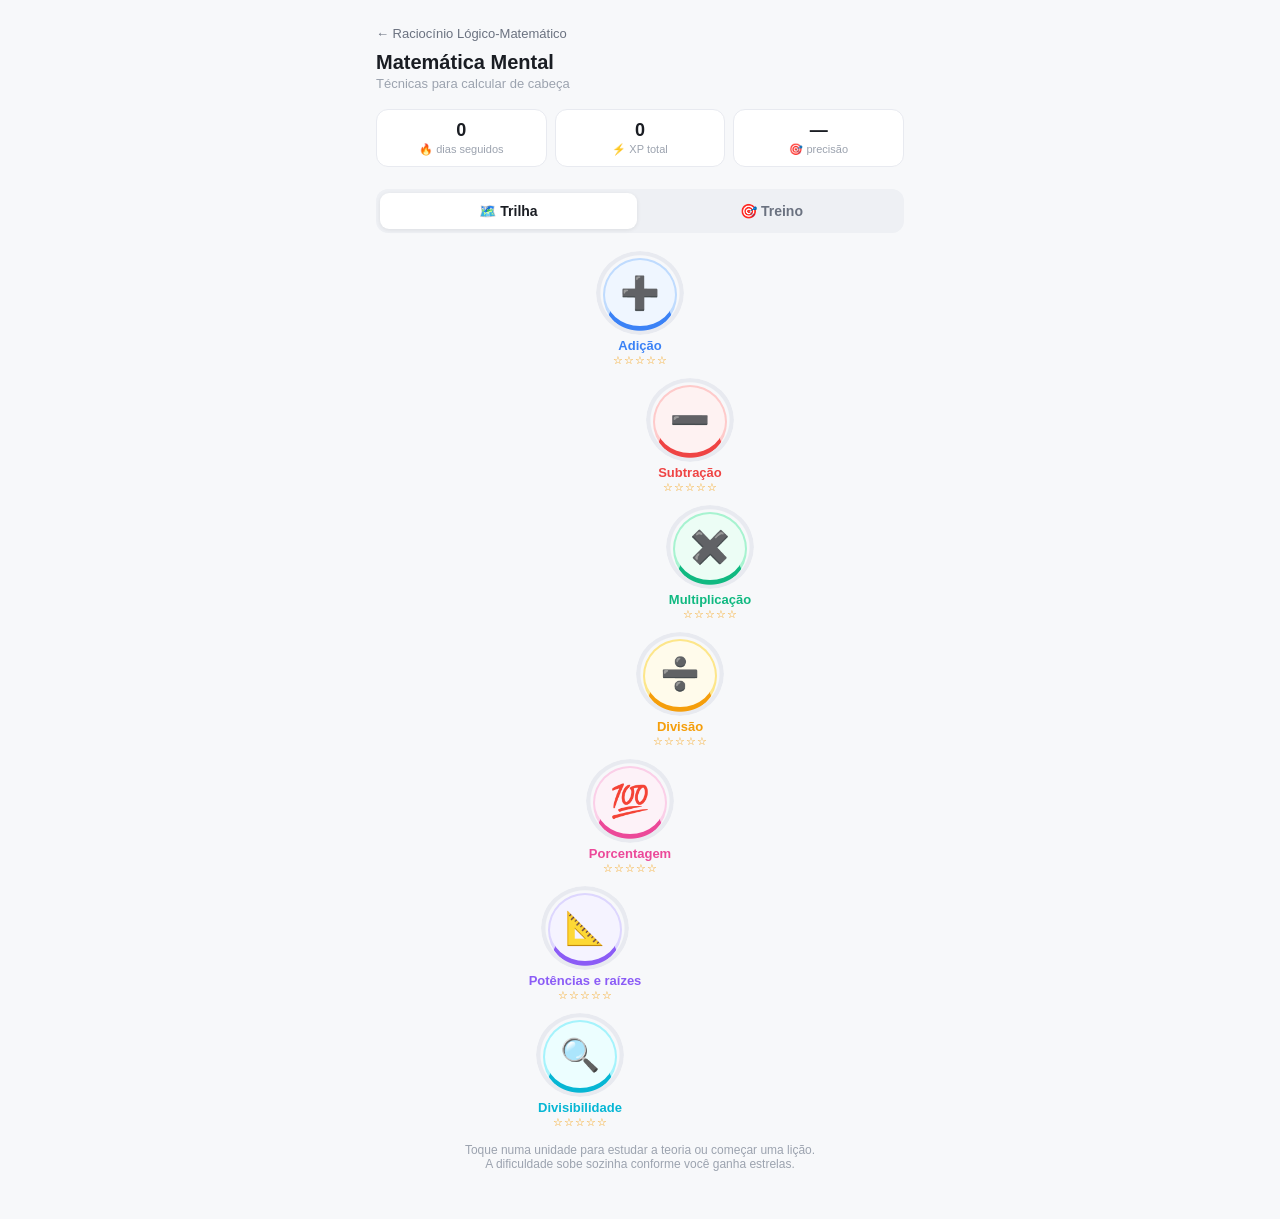
<file: matematica.html>
<!DOCTYPE html>
<html lang="pt-BR">
<head>
  <meta charset="UTF-8" />
  <meta name="viewport" content="width=device-width, initial-scale=1.0, maximum-scale=1.0, user-scalable=no" />
  <meta name="theme-color" content="#3B82F6" />
  <title>Matemática Mental — Treino para Concursos</title>

  <!-- PWA -->
  <link rel="manifest" href="manifest.json" />
  <link rel="apple-touch-icon" href="icons/icon-192.png" />
  <meta name="apple-mobile-web-app-capable" content="yes" />
  <meta name="apple-mobile-web-app-status-bar-style" content="default" />
  <meta name="apple-mobile-web-app-title" content="Matemática" />

  <link rel="stylesheet" href="duo.css" />
</head>
<body>
  <div id="app"></div>

  <script src="matematica-engine.js"></script>
  <script src="duo.js"></script>
  <script>
    DuoGame({
      storeKey: "matematica-v1",
      title: "Matemática Mental",
      subtitle: "Técnicas para calcular de cabeça",
      backHref: "./#rlm", backLabel: "← Raciocínio Lógico-Matemático",
      engine: MathEngine,
      diffDesc: { easy: "Com dicas", medium: "Sem dicas", hard: "Números grandes" },
      trainLink: {
        href: "matematica-rapida.html", icon: "⏱️",
        title: "Cálculo cronometrado",
        desc: "O treino clássico contra o relógio: escolha operações, dificuldade e bata seu recorde.",
      },
    });
  </script>
</body>
</html>
</file>
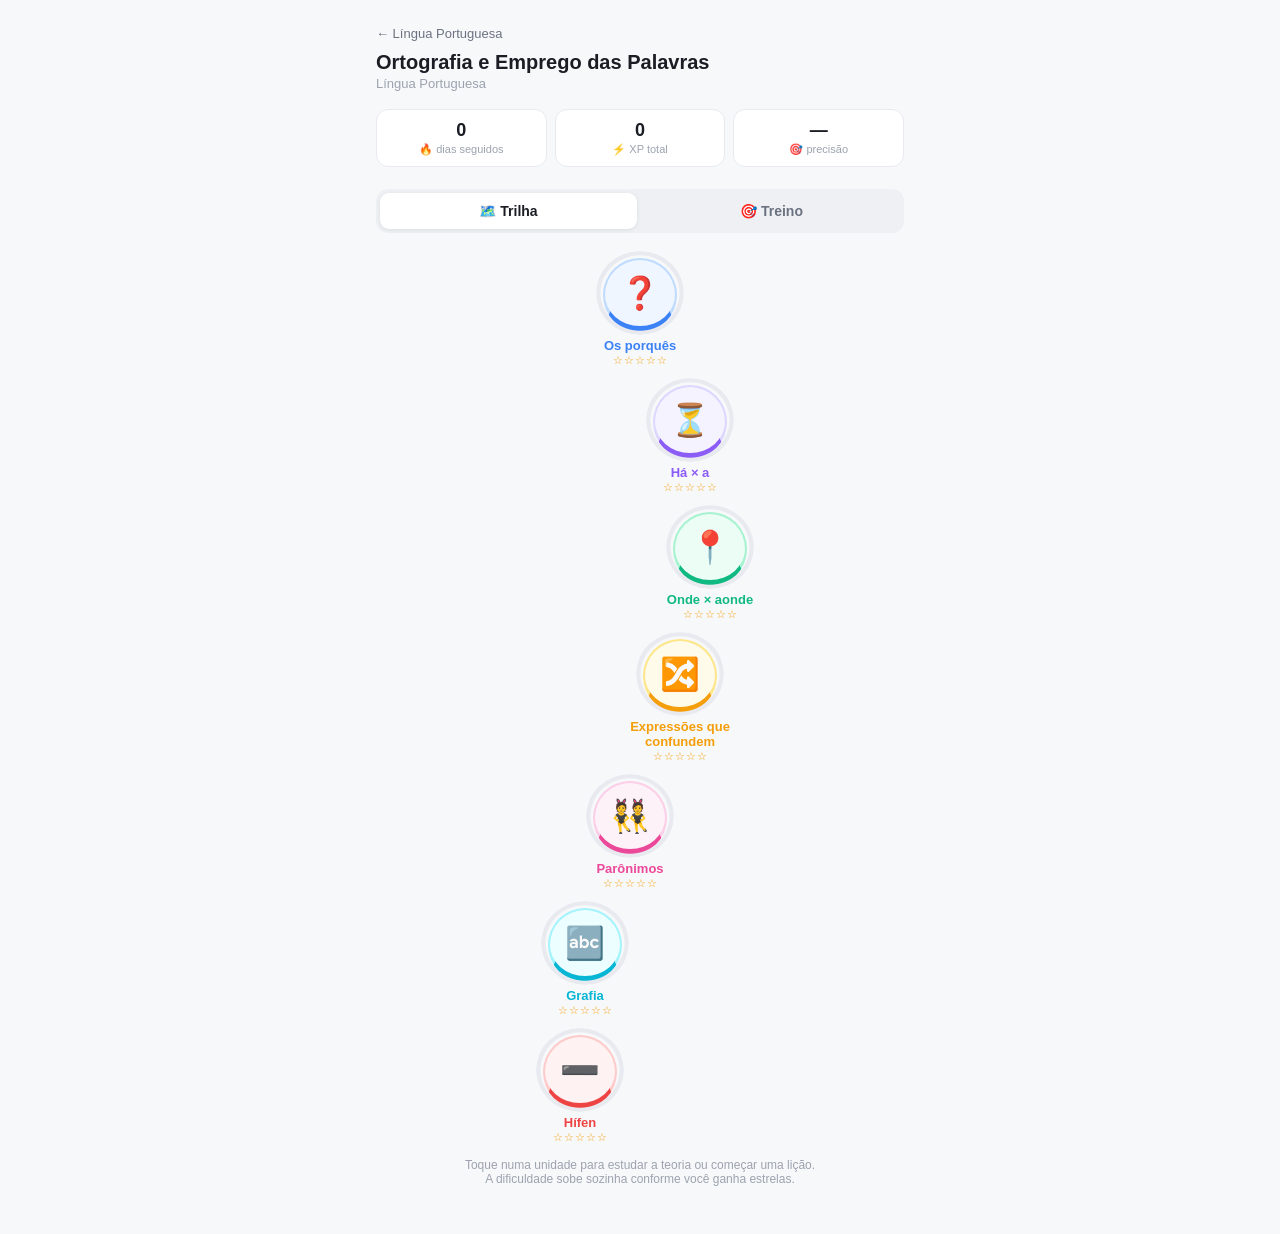
<file: ortografia.html>
<!DOCTYPE html>
<html lang="pt-BR">
<head>
  <meta charset="UTF-8" />
  <meta name="viewport" content="width=device-width, initial-scale=1.0, maximum-scale=1.0, user-scalable=no" />
  <meta name="theme-color" content="#2563EB" />
  <title>Ortografia e Emprego das Palavras — Treino para Concursos</title>

  <!-- PWA -->
  <link rel="manifest" href="manifest.json" />
  <link rel="apple-touch-icon" href="icons/icon-192.png" />
  <meta name="apple-mobile-web-app-capable" content="yes" />
  <meta name="apple-mobile-web-app-status-bar-style" content="default" />
  <meta name="apple-mobile-web-app-title" content="Ortografia" />

  <link rel="stylesheet" href="duo.css" />
</head>
<body>
  <div id="app"></div>

  <script src="ortografia-engine.js"></script>
  <script src="duo.js"></script>
  <script>
    DuoGame({
      storeKey: "portugues-ortografia-v1",
      title: "Ortografia e Emprego das Palavras",
      subtitle: "Língua Portuguesa",
      backHref: "./#portugues", backLabel: "← Língua Portuguesa",
      engine: OrtografiaEngine,
      diffDesc: { easy: "O essencial", medium: "Mais casos", hard: "Pegadinhas" },
    });
  </script>
</body>
</html>
</file>
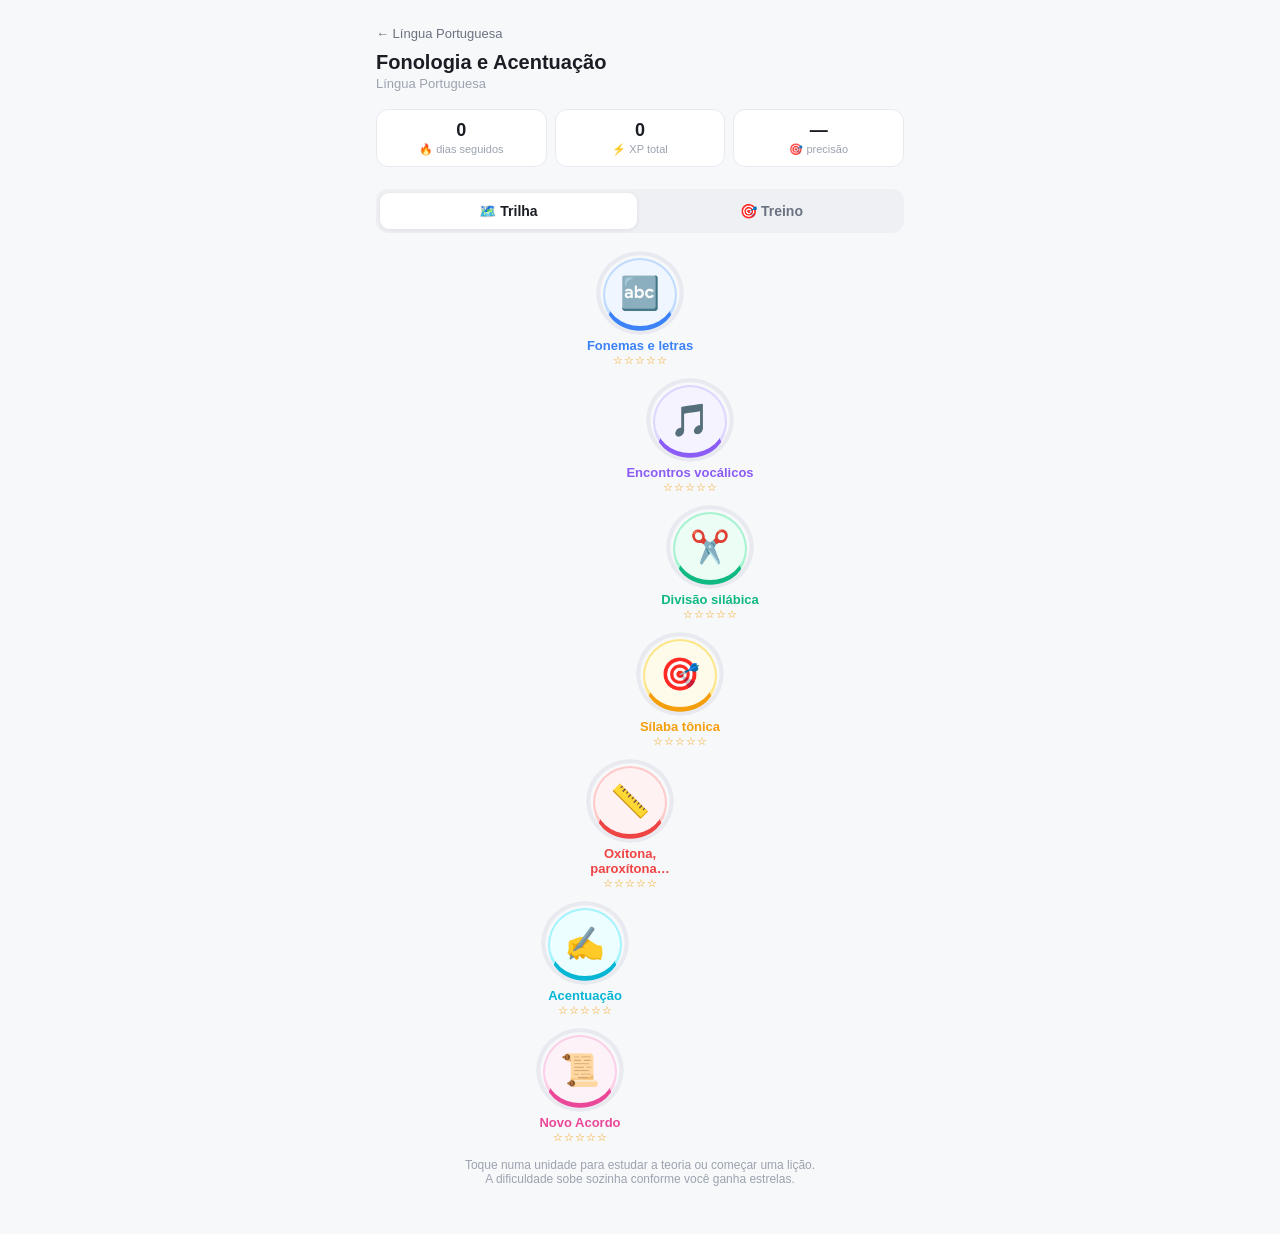
<file: portugues.html>
<!DOCTYPE html>
<html lang="pt-BR">
<head>
  <meta charset="UTF-8" />
  <meta name="viewport" content="width=device-width, initial-scale=1.0, maximum-scale=1.0, user-scalable=no" />
  <meta name="theme-color" content="#10B981" />
  <title>Fonologia e Acentuação — Treino para Concursos</title>

  <!-- PWA -->
  <link rel="manifest" href="manifest.json" />
  <link rel="apple-touch-icon" href="icons/icon-192.png" />
  <meta name="apple-mobile-web-app-capable" content="yes" />
  <meta name="apple-mobile-web-app-status-bar-style" content="default" />
  <meta name="apple-mobile-web-app-title" content="Português" />

  <link rel="stylesheet" href="duo.css" />
</head>
<body>
  <div id="app"></div>

  <script src="portugues-engine.js"></script>
  <script src="duo.js"></script>
  <script>
    DuoGame({
      storeKey: "portugues-fonologia-v1",
      title: "Fonologia e Acentuação",
      subtitle: "Língua Portuguesa",
      backHref: "./#portugues", backLabel: "← Língua Portuguesa",
      engine: PortuguesEngine,
      diffDesc: { easy: "Palavras comuns", medium: "Mais regras", hard: "Pegadinhas" },
    });
  </script>
</body>
</html>
</file>
<file: duo.css>
/* Estilos compartilhados dos jogos estilo Duolingo (trilha, quiz, resultados) */
    /* ── Reset & Base ─────────────────────────────── */
    *, *::before, *::after { box-sizing: border-box; margin: 0; padding: 0; }

    html, body {
      font-family: -apple-system, BlinkMacSystemFont, "Segoe UI", Roboto, sans-serif;
      background: #F7F8FA;
      color: #1A1D23;
      min-height: 100vh;
      -webkit-tap-highlight-color: transparent;
      -webkit-font-smoothing: antialiased;
    }
    button { font-family: inherit; cursor: pointer; border: none; background: none; color: inherit; }

    .screen { display: none; }
    .screen.active { display: block; }
    .container { max-width: 560px; margin: 0 auto; padding: 1.5rem 1rem 3rem; }
    .sec-label {
      font-size: 11px; font-weight: 700; color: #6B7280;
      text-transform: uppercase; letter-spacing: .8px; margin-bottom: 8px;
    }
    .section { margin-bottom: 1.4rem; }
    .muted { color: #6B7280; font-size: 13px; }

    /* ── Header ────────────────────────────────────── */
    .back-link { font-size: 13px; color: #6B7280; text-decoration: none; display: inline-block; margin-bottom: 10px; }
    .app-header { margin-bottom: 1.1rem; }
    .app-title  { font-size: 20px; font-weight: 700; }
    .app-sub    { font-size: 13px; color: #9CA3AF; margin-top: 2px; }

    .stats-row { display: flex; gap: 8px; margin-bottom: 1.4rem; }
    .stat {
      flex: 1; background: #fff; border: 1px solid #E8EAF0; border-radius: 12px;
      padding: 10px 8px; text-align: center;
    }
    .stat-val { font-size: 18px; font-weight: 700; }
    .stat-lbl { font-size: 11px; color: #9CA3AF; margin-top: 2px; }

    /* ── Trilha (path) ─────────────────────────────── */
    .path { display: flex; flex-direction: column; align-items: center; gap: 18px; padding: 6px 0 4px; }
    .node { display: flex; flex-direction: column; align-items: center; width: 130px; }
    .node-btn {
      width: 74px; height: 74px; border-radius: 50%;
      font-size: 32px; display: flex; align-items: center; justify-content: center;
      border: 2px solid; border-bottom-width: 6px;
      transition: transform .1s;
      position: relative;
    }
    .node-btn:active { transform: translateY(3px); border-bottom-width: 3px; }
    .node-name { font-size: 13px; font-weight: 700; margin-top: 6px; text-align: center; }
    .node-stars { font-size: 11px; letter-spacing: 1px; color: #F59E0B; margin-top: 1px; }
    .node-ring {
      position: absolute; inset: -9px; border-radius: 50%;
      background: conic-gradient(var(--c) calc(var(--p) * 1%), #E8EAF0 0);
      -webkit-mask: radial-gradient(farthest-side, transparent calc(100% - 5px), #000 calc(100% - 4px));
              mask: radial-gradient(farthest-side, transparent calc(100% - 5px), #000 calc(100% - 4px));
    }

    /* ── Config buttons (estilo mental math) ───────── */
    .topics-grid { display: grid; grid-template-columns: repeat(auto-fill, minmax(150px, 1fr)); gap: 8px; }
    .topic-chip {
      padding: 10px 12px; border-radius: 10px; border: 1px solid #E8EAF0;
      background: #fff; color: #9CA3AF; text-align: left; transition: all .15s;
      display: flex; align-items: center; gap: 8px; font-size: 13px; font-weight: 600;
    }
    .topic-chip .ic { font-size: 18px; filter: grayscale(1); opacity: .6; }
    .topic-chip.active .ic { filter: none; opacity: 1; }
    .ops-hint { font-size: 12px; color: #9CA3AF; margin-top: 6px; }

    .row-3 { display: flex; gap: 8px; }
    .diff-btn {
      flex: 1; padding: 10px 8px; border-radius: 10px; border: 1px solid #E8EAF0;
      background: #fff; text-align: center; transition: all .15s;
    }
    .diff-btn .btn-title { font-size: 13px; font-weight: 600; color: #1A1D23; }
    .diff-btn .btn-desc  { font-size: 11px; color: #9CA3AF; margin-top: 2px; }
    .diff-btn.active { border: 1.5px solid #10B981; background: #ECFDF5; }
    .diff-btn.active .btn-title, .diff-btn.active .btn-desc { color: #059669; }

    .numq-row { display: flex; gap: 8px; }
    .numq-btn {
      flex: 1; padding: 11px 0; border-radius: 10px; border: 1px solid #E8EAF0;
      background: #fff; font-size: 15px; font-weight: 600; transition: all .15s;
    }
    .numq-btn.active { border: 1.5px solid #8B5CF6; background: #F5F3FF; color: #8B5CF6; }

    .toggle-row { display: flex; gap: 8px; }
    .toggle-btn {
      flex: 1; padding: 11px 12px; border-radius: 12px; border: 1px solid #E8EAF0;
      background: #fff; text-align: left; transition: all .15s;
    }
    .toggle-btn .btn-title { font-size: 13px; font-weight: 600; }
    .toggle-btn .btn-desc  { font-size: 11px; margin-top: 2px; color: #9CA3AF; }
    .toggle-btn.active { border: 1.5px solid #EF4444; background: #FEF2F2; color: #DC2626; }
    .toggle-btn.active .btn-desc { color: #DC2626; opacity: .8; }

    /* ── Botões 3D (estilo Duolingo) ───────────────── */
    .btn-3d {
      width: 100%; padding: 15px; border-radius: 14px;
      font-size: 15px; font-weight: 800; letter-spacing: .5px; text-transform: uppercase;
      color: #fff; background: #3B82F6; border-bottom: 4px solid #2563EB;
      transition: transform .08s, opacity .15s;
    }
    .btn-3d:active { transform: translateY(2px); border-bottom-width: 2px; }
    .btn-3d:disabled, .btn-3d.green:disabled, .btn-3d.red:disabled { background: #E5E7EB; border-bottom-color: #D1D5DB; color: #9CA3AF; cursor: default; transform: none; }
    .btn-3d.green { background: #22C55E; border-bottom-color: #16A34A; }
    .btn-3d.red   { background: #EF4444; border-bottom-color: #DC2626; }
    .btn-3d.ghost { background: #fff; color: #3B82F6; border: 2px solid #E5E7EB; border-bottom-width: 4px; }

    /* ── QUIZ ──────────────────────────────────────── */
    .quiz-top { display: flex; align-items: center; gap: 12px; margin-bottom: 1rem; }
    .btn-close { font-size: 22px; color: #9CA3AF; padding: 2px 4px; }
    .progress-bg { flex: 1; height: 14px; background: #E8EAF0; border-radius: 8px; overflow: hidden; }
    .progress-fill { height: 100%; background: #22C55E; border-radius: 8px; transition: width .35s; position: relative; }
    .progress-fill::after {
      content: ""; position: absolute; left: 8px; right: 8px; top: 3px; height: 3px;
      background: rgba(255,255,255,.35); border-radius: 2px;
    }
    .hearts { font-size: 15px; font-weight: 700; color: #EF4444; white-space: nowrap; }
    .quiz-meta { display: flex; justify-content: space-between; align-items: center; margin-bottom: .9rem; }
    .op-badge { display: inline-block; font-size: 12px; font-weight: 600; padding: 4px 10px; border-radius: 6px; border: 1px solid; }
    .quiz-timer { font-size: 13px; color: #9CA3AF; font-variant-numeric: tabular-nums; }
    .combo { font-size: 12px; font-weight: 700; color: #F59E0B; margin-left: 8px; }

    .question-card {
      background: #fff; border: 1px solid #E8EAF0; border-radius: 16px;
      padding: 1.25rem 1.1rem; margin-bottom: 1rem; box-shadow: 0 1px 6px rgba(0,0,0,.05);
      font-size: 16px; line-height: 1.5;
    }
    .q-kind { font-size: 12px; color: #9CA3AF; margin-bottom: 8px; }
    .sentence {
      margin-top: 10px; padding: 12px 14px; border-radius: 10px;
      background: #F7F8FA; border-left: 4px solid #8B5CF6;
      font-size: 17px; font-weight: 600; line-height: 1.45;
    }
    .fx { font-family: "SF Mono", ui-monospace, Menlo, Consolas, monospace; letter-spacing: .3px; }
    .sentence.fx { font-size: 19px; text-align: center; }
    .defs {
      font-size: 14px; background: #F5F3FF; border: 1px solid #DDD6FE; color: #5B21B6;
      border-radius: 10px; padding: 8px 12px; margin-bottom: 10px; line-height: 1.6;
    }
    ol.prem { margin: 8px 0 8px 22px; }
    ol.prem li { margin-bottom: 4px; }

    .options { display: flex; flex-direction: column; gap: 10px; margin-bottom: 7.5rem; }
    .opt {
      display: flex; align-items: center; gap: 12px; text-align: left;
      padding: 13px 14px; border-radius: 14px; background: #fff;
      border: 2px solid #E5E7EB; border-bottom-width: 4px;
      font-size: 15px; line-height: 1.4; transition: background .1s, border-color .1s;
    }
    .opt:active:not(:disabled) { transform: translateY(1px); }
    .opt .key {
      flex: none; width: 28px; height: 28px; border-radius: 8px; border: 2px solid #E5E7EB;
      display: flex; align-items: center; justify-content: center; font-size: 12px; font-weight: 700; color: #9CA3AF;
    }
    .opt.selected { border-color: #93C5FD; background: #EFF6FF; color: #1D4ED8; }
    .opt.selected .key { border-color: #93C5FD; color: #1D4ED8; }
    .opt.right { border-color: #86EFAC; background: #F0FDF4; color: #15803D; }
    .opt.right .key { border-color: #86EFAC; color: #15803D; }
    .opt.wrong { border-color: #FCA5A5; background: #FEF2F2; color: #B91C1C; }
    .opt.wrong .key { border-color: #FCA5A5; color: #B91C1C; }
    .opt:disabled { cursor: default; }

    /* ── Feedback sheet ────────────────────────────── */
    .sheet {
      position: fixed; left: 0; right: 0; bottom: 0; z-index: 10;
      background: #fff; border-top: 2px solid #E5E7EB;
      padding: 14px 16px calc(16px + env(safe-area-inset-bottom));
    }
    .sheet-inner { max-width: 560px; margin: 0 auto; }
    .sheet.ok  { background: #DCFCE7; border-top-color: #BBF7D0; }
    .sheet.bad { background: #FEE2E2; border-top-color: #FECACA; }
    .fb-title { font-size: 19px; font-weight: 800; margin-bottom: 4px; display: none; }
    .sheet.ok .fb-title  { color: #15803D; display: block; }
    .sheet.bad .fb-title { color: #B91C1C; display: block; }
    .fb-answer { font-size: 14px; color: #991B1B; margin-bottom: 10px; display: none; line-height: 1.4; }
    .sheet.bad .fb-answer { display: block; }
    .sheet-actions { display: flex; gap: 10px; }
    .sheet-actions .btn-3d { flex: 1; }
    .btn-explain {
      flex: none !important; width: auto !important; padding: 15px 14px;
      background: #fff; color: #B91C1C; border: 2px solid #FECACA; border-bottom-width: 4px; text-transform: none;
    }
    .sheet.ok .btn-explain { color: #15803D; border-color: #BBF7D0; }
    .explain-panel {
      display: none; max-height: 52vh; overflow-y: auto; margin-bottom: 12px;
      background: #fff; border-radius: 12px; padding: 12px; font-size: 14px; line-height: 1.5;
      border: 1px solid rgba(0,0,0,.06);
    }
    .explain-panel.show { display: block; }

    /* ── Explicações ───────────────────────────────── */
    .ex-sec { margin-bottom: 12px; }
    .ex-sec:last-child { margin-bottom: 0; }
    .ex-title { font-size: 11px; font-weight: 800; text-transform: uppercase; letter-spacing: .7px; color: #8B5CF6; margin-bottom: 6px; }
    .ex-sec p { margin-bottom: 6px; }
    .ex-rule { background: #F7F8FA; border-left: 3px solid #8B5CF6; border-radius: 6px; padding: 6px 10px; }
    .ex-wrong .ex-title { color: #DC2626; }
    .ex-wrong .ex-rule  { border-left-color: #EF4444; background: #FEF2F2; }
    .yours { padding: 8px 10px; border-radius: 8px; margin-bottom: 6px; font-size: 14px; }
    .yours.bad  { background: #FEF2F2; color: #B91C1C; }
    .yours.good { background: #F0FDF4; color: #15803D; }
    ol.steps { margin-left: 20px; }
    ol.steps li { margin-bottom: 4px; }
    .tv { display: inline-block; min-width: 20px; padding: 0 5px; border-radius: 5px; font-weight: 800; font-size: 13px; text-align: center; }
    .tv-v { background: #DCFCE7; color: #15803D; }
    .tv-f { background: #FEE2E2; color: #B91C1C; }
    .tt-wrap { overflow-x: auto; margin: 6px 0 8px; }
    .tt { border-collapse: collapse; font-size: 13px; font-family: ui-monospace, Menlo, Consolas, monospace; }
    .tt th, .tt td { border: 1px solid #E5E7EB; padding: 4px 8px; text-align: center; white-space: nowrap; }
    .tt th { background: #F7F8FA; font-weight: 700; }
    .tt th.hl { background: #F5F3FF; color: #6D28D9; }
    .tt td.cv { color: #15803D; }
    .tt td.cf { color: #B91C1C; }
    .tt td.hl { font-weight: 800; background: #FAF5FF; }
    .tt tr.mark td { background: #FEF9C3; }

    /* ── RESULTS ───────────────────────────────────── */
    .score-hero { text-align: center; margin-bottom: 1.4rem; }
    .score-emoji { font-size: 48px; }
    .score-pct  { font-size: 54px; font-weight: 800; line-height: 1.1; }
    .score-sub  { font-size: 14px; color: #6B7280; margin-top: 4px; }
    .score-xp {
      display: inline-block; margin-top: 10px; padding: 6px 14px; background: #FFFBEB;
      border: 1px solid #FDE68A; border-radius: 8px; font-size: 13px; color: #D97706; font-weight: 700;
    }
    .metrics-grid { display: grid; grid-template-columns: 1fr 1fr 1fr; gap: 8px; margin-bottom: 1.25rem; }
    .metric-card { background: #fff; border: 1px solid #E8EAF0; border-radius: 10px; padding: 12px 8px; text-align: center; }
    .metric-val { font-size: 20px; font-weight: 700; }
    .metric-lbl { font-size: 11px; color: #9CA3AF; margin-top: 3px; }
    .card { background: #fff; border: 1px solid #E8EAF0; border-radius: 12px; padding: 1rem; margin-bottom: 1.1rem; }
    .card-title { font-size: 11px; font-weight: 700; color: #9CA3AF; text-transform: uppercase; letter-spacing: .8px; margin-bottom: 10px; }
    .breakdown-row { display: flex; align-items: center; gap: 10px; margin-bottom: 8px; }
    .breakdown-row:last-child { margin-bottom: 0; }
    .breakdown-sym { font-size: 14px; min-width: 24px; text-align: center; }
    .breakdown-name { font-size: 12px; min-width: 92px; color: #374151; }
    .bar-bg { flex: 1; height: 6px; background: #F0F2F7; border-radius: 3px; }
    .bar-fill { height: 6px; border-radius: 3px; transition: width .5s; }
    .breakdown-cnt { font-size: 12px; color: #6B7280; min-width: 36px; text-align: right; }
    .history { background: #fff; border: 1px solid #E8EAF0; border-radius: 12px; overflow: hidden; margin-bottom: 1.4rem; }
    .history-row { border-bottom: 1px solid #F0F2F7; }
    .history-row:last-child { border-bottom: none; }
    .history-head { display: flex; align-items: center; gap: 10px; padding: 10px 14px; width: 100%; text-align: left; }
    .history-sym { font-size: 14px; }
    .history-q { flex: 1; font-size: 13px; color: #374151; line-height: 1.35; }
    .history-res { font-size: 14px; font-weight: 700; }
    .history-res.ok { color: #059669; }
    .history-res.bad { color: #EF4444; }
    .history-body { display: none; padding: 0 14px 12px; font-size: 14px; line-height: 1.5; }
    .history-row.open .history-body { display: block; }
    .history-hint { font-size: 12px; color: #9CA3AF; text-align: center; margin: -0.8rem 0 1rem; }
    .action-col { display: flex; flex-direction: column; gap: 10px; }

    /* ── Modal (teoria / tópico) ───────────────────── */
    .modal-bg {
      position: fixed; inset: 0; background: rgba(17,24,39,.45); z-index: 20;
      display: none; align-items: flex-end; justify-content: center;
    }
    .modal-bg.show { display: flex; }
    .modal {
      background: #fff; width: 100%; max-width: 560px; max-height: 88vh; overflow-y: auto;
      border-radius: 20px 20px 0 0; padding: 18px 16px calc(18px + env(safe-area-inset-bottom));
      font-size: 14px; line-height: 1.5;
    }
    .modal-head { display: flex; align-items: center; gap: 10px; margin-bottom: 12px; }
    .modal-icon { font-size: 30px; }
    .modal-title { font-size: 18px; font-weight: 800; flex: 1; }
    .modal-desc { color: #6B7280; margin-bottom: 14px; }
    .modal .action-col { margin-top: 14px; }
    .level-bar { height: 8px; background: #F0F2F7; border-radius: 4px; margin: 6px 0 4px; overflow: hidden; }
    .level-fill { height: 100%; border-radius: 4px; }
  

    /* ── Abas Trilha / Treino ──────────────────────── */
    .tabs { display: flex; gap: 6px; background: #EEF0F4; padding: 4px; border-radius: 12px; margin-bottom: 1.2rem; }
    .tab {
      flex: 1; padding: 10px 8px; border-radius: 9px; font-size: 14px; font-weight: 700; color: #6B7280;
      transition: background .15s, color .15s;
    }
    .tab.active { background: #fff; color: #1A1D23; box-shadow: 0 1px 4px rgba(0,0,0,.08); }
    .tab-panel { display: none; }
    .tab-panel.active { display: block; }
    .path-hint { font-size: 12px; color: #9CA3AF; text-align: center; margin-top: 10px; }

    /* ── Dinâmica: chips (ex.: sílabas) ────────────── */
    .chips { display: flex; flex-wrap: wrap; justify-content: center; gap: 10px; margin: .5rem 0 7.5rem; }
    .chip {
      min-width: 58px; padding: 14px 16px; border-radius: 14px; background: #fff;
      border: 2px solid #E5E7EB; border-bottom-width: 4px; font-size: 20px; font-weight: 700;
    }
    .chip.selected { border-color: #93C5FD; background: #EFF6FF; color: #1D4ED8; }
    .chip.right { border-color: #86EFAC; background: #F0FDF4; color: #15803D; }
    .chip.wrong { border-color: #FCA5A5; background: #FEF2F2; color: #B91C1C; }
    .chip:disabled { cursor: default; }

    /* ── Dinâmica: letras (ex.: onde vai o acento) ─── */
    .tiles { display: flex; flex-wrap: wrap; justify-content: center; gap: 6px; margin: .5rem 0 1rem; }
    .tile {
      width: 42px; height: 52px; border-radius: 10px; background: #fff;
      border: 2px solid #E5E7EB; border-bottom-width: 4px; font-size: 24px; font-weight: 700;
    }
    .tile.off { background: transparent; border-color: transparent; color: #6B7280; cursor: default; }
    .tile.selected { border-color: #93C5FD; background: #EFF6FF; color: #1D4ED8; }
    .tile.right { border-color: #86EFAC; background: #F0FDF4; color: #15803D; }
    .tile.wrong { border-color: #FCA5A5; background: #FEF2F2; color: #B91C1C; }
    .tile-extra { display: flex; justify-content: center; margin-bottom: 7.5rem; }
    .tile-extra .opt { justify-content: center; min-width: 180px; }

    /* ── Dinâmica: separar sílabas ─────────────────── */
    .split { display: flex; flex-wrap: wrap; justify-content: center; align-items: center; margin: .8rem 0 .4rem; row-gap: 10px; }
    .split .ch { font-size: 30px; font-weight: 700; padding: 0 1px; }
    .gap {
      width: 22px; height: 46px; border-radius: 8px; display: flex; align-items: center; justify-content: center;
      font-size: 26px; font-weight: 800; color: transparent; position: relative;
    }
    .gap::before { content: ""; position: absolute; top: 8px; bottom: 8px; width: 2px; border-radius: 1px; background: #E5E7EB; }
    .gap.on { color: #1D4ED8; }
    .gap.on::before, .gap.right::before, .gap.wrong::before, .gap.missed::before { display: none; }
    .gap.right { color: #15803D; }
    .gap.wrong { color: #DC2626; }
    .gap.missed { color: #F59E0B; }
    .split-hint { font-size: 12px; color: #9CA3AF; text-align: center; margin-bottom: 7.5rem; }

    /* ── Dinâmica: ligar pares ─────────────────────── */
    .match { display: grid; grid-template-columns: 1fr 1fr; gap: 10px; margin-bottom: 7.5rem; }
    .match-col { display: flex; flex-direction: column; gap: 10px; }
    .m-item {
      padding: 14px 10px; border-radius: 14px; background: #fff; border: 2px solid #E5E7EB; border-bottom-width: 4px;
      font-size: 15px; font-weight: 600; text-align: center; transition: background .1s, border-color .1s, opacity .2s;
    }
    .m-item.selected { border-color: #93C5FD; background: #EFF6FF; color: #1D4ED8; }
    .m-item.done { border-color: #BBF7D0; background: #F0FDF4; color: #15803D; opacity: .55; cursor: default; }
    .m-item.bad { border-color: #FCA5A5; background: #FEF2F2; color: #B91C1C; }
    .hl-letters { color: #8B5CF6; text-decoration: underline; text-underline-offset: 4px; }

    /* ── Dinâmica: resposta digitada ───────────────── */
    .answer-row { margin-bottom: 7.5rem; }
    .answer-input {
      width: 100%; font-size: 26px; font-weight: 700; padding: 14px 16px; border-radius: 14px;
      border: 2px solid #E5E7EB; border-bottom-width: 4px; background: #fff; color: #1A1D23;
      text-align: center; outline: none; font-family: inherit; -webkit-appearance: none;
    }
    .answer-input:focus { border-color: #93C5FD; }
    .answer-input.correct { border-color: #86EFAC; background: #F0FDF4; color: #15803D; }
    .answer-input.wrong   { border-color: #FCA5A5; background: #FEF2F2; color: #B91C1C; }

    /* ── Atalho para outro modo de treino ──────────── */
    .train-link {
      display: flex; align-items: center; gap: 12px; padding: 14px; text-decoration: none; color: inherit;
      background: #fff; border: 2px solid #E8EAF0; border-bottom-width: 5px; border-radius: 16px;
    }
    .train-link-icon { font-size: 28px; }
    .train-link-body { flex: 1; display: flex; flex-direction: column; gap: 2px; font-size: 15px; }
    .train-link-body span { font-size: 12px; color: #6B7280; }
    .train-link .arrow { font-size: 20px; color: #D1D5DB; }

    /* ── Lei seca ──────────────────────────────────── */
    .law-intro { font-size: 13px; color: #6B7280; line-height: 1.5; margin-bottom: 1rem; }
    .law-block { background: #fff; border: 1px solid #E8EAF0; border-radius: 14px; padding: 14px; margin-bottom: 10px; }
    .law-head { display: flex; flex-direction: column; gap: 2px; }
    .law-ref { font-size: 11px; font-weight: 800; color: #B45309; text-transform: uppercase; letter-spacing: .6px; }
    .law-label { font-size: 16px; font-weight: 700; }
    .law-meta { font-size: 12px; color: #9CA3AF; margin: 4px 0 10px; }
    .law-actions { display: flex; gap: 8px; }
    .law-actions .btn-3d { flex: 1; padding: 11px 8px; font-size: 13px; text-transform: none; }
    .law-text { font-family: Georgia, "Times New Roman", serif; font-size: 16px; line-height: 1.6; font-weight: 400; border-left-color: #B45309; }
    .law-cite { display: block; font-size: 11px; font-weight: 800; color: #B45309; text-transform: uppercase; letter-spacing: .6px; margin-bottom: 4px; font-family: inherit; }
    .blank { display: inline-block; min-width: 80px; border-bottom: 2px solid #B45309; color: transparent; }

    /* ── Flashcards ────────────────────────────────── */
    .fc-title { font-size: 13px; font-weight: 700; color: #B45309; margin-bottom: 12px; }
    .fc-card {
      display: block; width: 100%; min-height: 300px; text-align: left; cursor: pointer;
      background: #fff; border: 2px solid #E8EAF0; border-bottom-width: 6px; border-radius: 20px;
      padding: 20px 18px; margin-bottom: 14px; font-size: 16px; line-height: 1.55;
    }
    .fc-card .fc-cue { font-size: 19px; font-weight: 700; margin-top: 6px; }
    .fc-back { display: none; margin-top: 16px; padding-top: 14px; border-top: 2px dashed #E5E7EB;
      font-family: Georgia, "Times New Roman", serif; font-size: 16px; }
    .fc-card.flipped .fc-back { display: block; }
    .fc-card.flipped { border-color: #FDE68A; cursor: default; }
    .fc-hint { margin-top: 18px; font-size: 12px; color: #9CA3AF; text-align: center; }
    .fc-card.flipped .fc-hint { display: none; }
    .fc-actions { display: flex; gap: 10px; }
    .fc-actions .btn-3d { flex: 1; text-transform: none; }

    /* ── Estrelas (progressão) ─────────────────────── */
    .star-box { border-radius: 12px; padding: 12px 14px; margin-bottom: 1.1rem; font-size: 14px; line-height: 1.45; }
    .star-box:empty { display: none; }
    .star-box.ok { background: #FFFBEB; border: 1px solid #FDE68A; color: #92400E; }
    .star-box.pending { background: #EFF6FF; border: 1px solid #BFDBFE; color: #1E40AF; }
    .star-rule { font-size: 12px; color: #6B7280; margin-top: 6px; }

    /* ── Treino com conteúdos agrupados (exercícios mistos) ── */
    .presets { display: flex; flex-wrap: wrap; gap: 6px; margin-bottom: 12px; }
    .preset {
      padding: 7px 12px; border-radius: 999px; border: 1px solid #E5E7EB; background: #fff;
      font-size: 12px; font-weight: 700; color: #374151;
    }
    .preset:active { background: #F3F4F6; }
    .topic-groups { display: flex; flex-direction: column; gap: 14px; }
    .tgroup-head { display: flex; justify-content: space-between; align-items: center; margin-bottom: 6px;
      font-size: 13px; font-weight: 800; color: #374151; }
    .tgroup-btn { font-size: 12px; font-weight: 700; color: #3B82F6; padding: 2px 4px; }
    .app-tabs { display: flex; gap: 6px; background: #EEF0F4; padding: 4px; border-radius: 14px; margin-bottom: 1.2rem; }
    .app-tab { flex: 1; padding: 10px 8px; border-radius: 10px; font-size: 14px; font-weight: 700; color: #6B7280;
      text-align: center; text-decoration: none; }
    .app-tab.active { background: #fff; color: #1A1D23; box-shadow: 0 1px 4px rgba(0,0,0,.08); }
</file>
